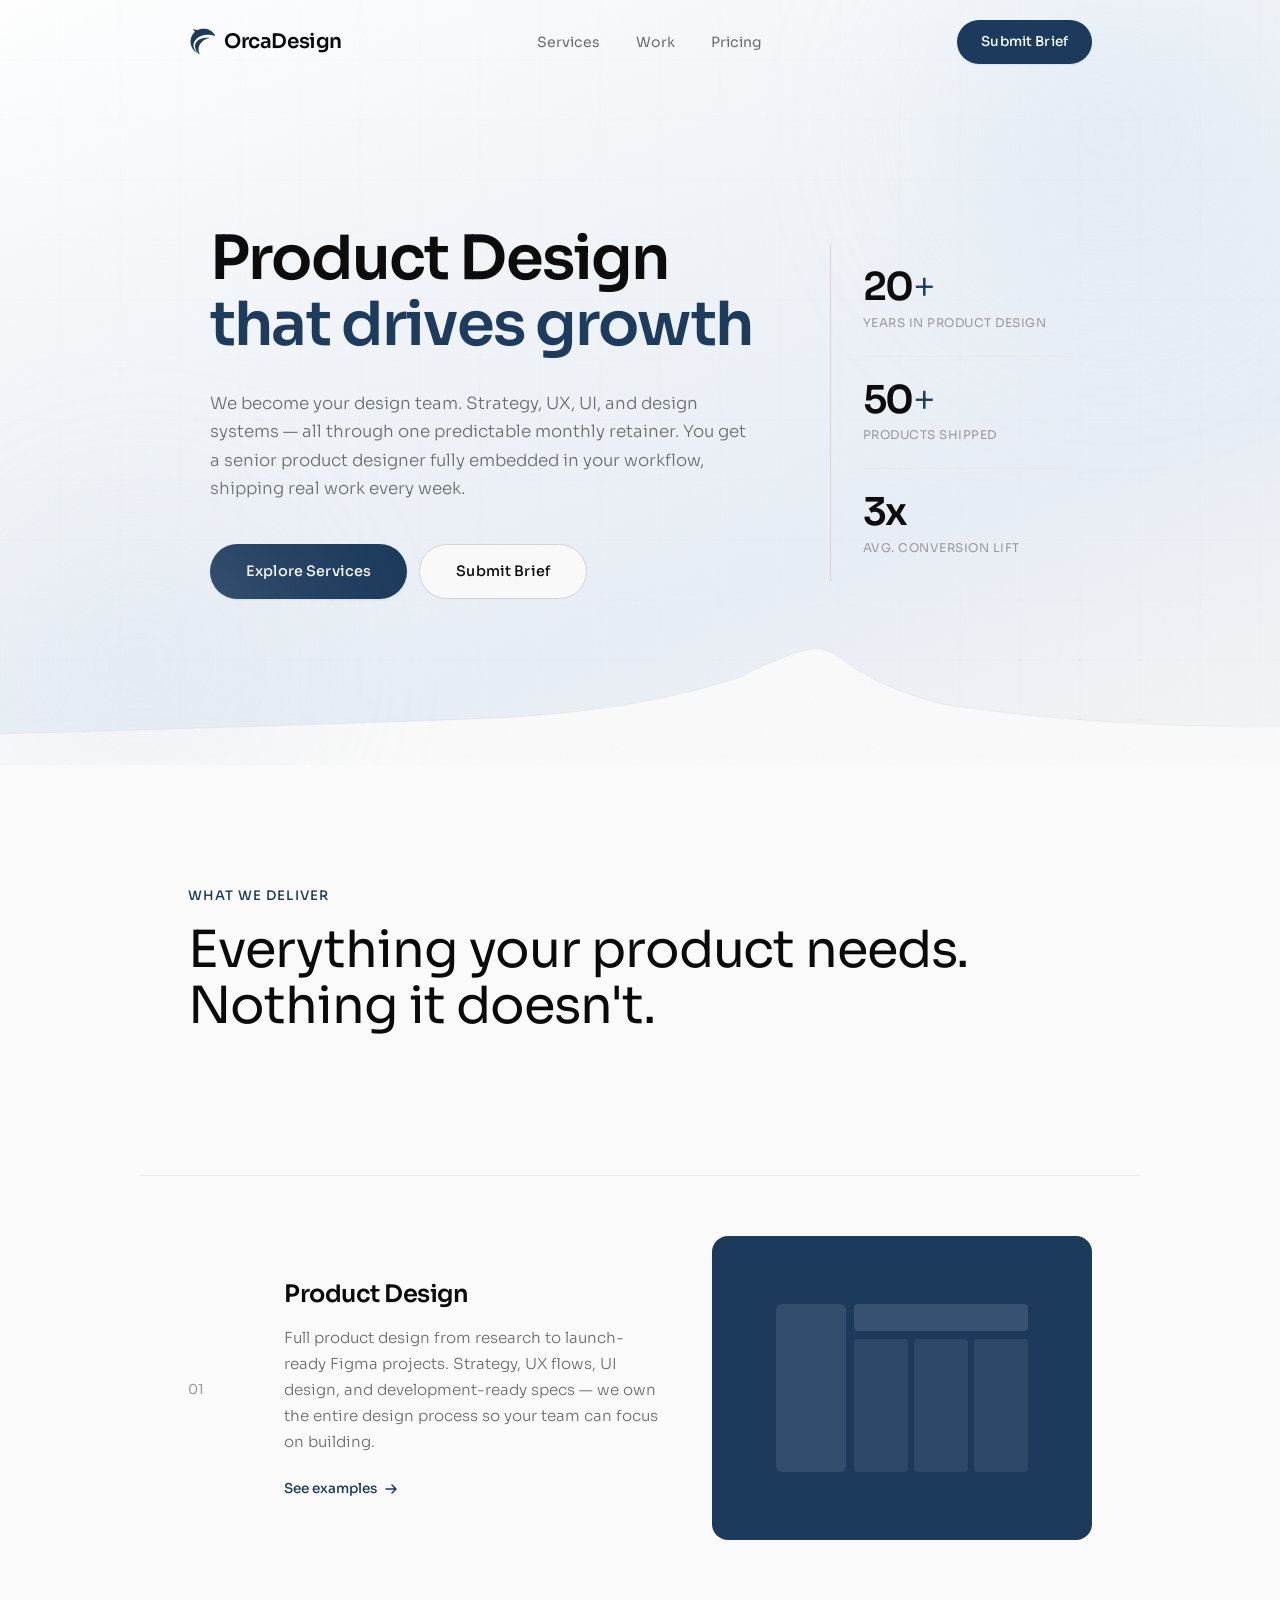
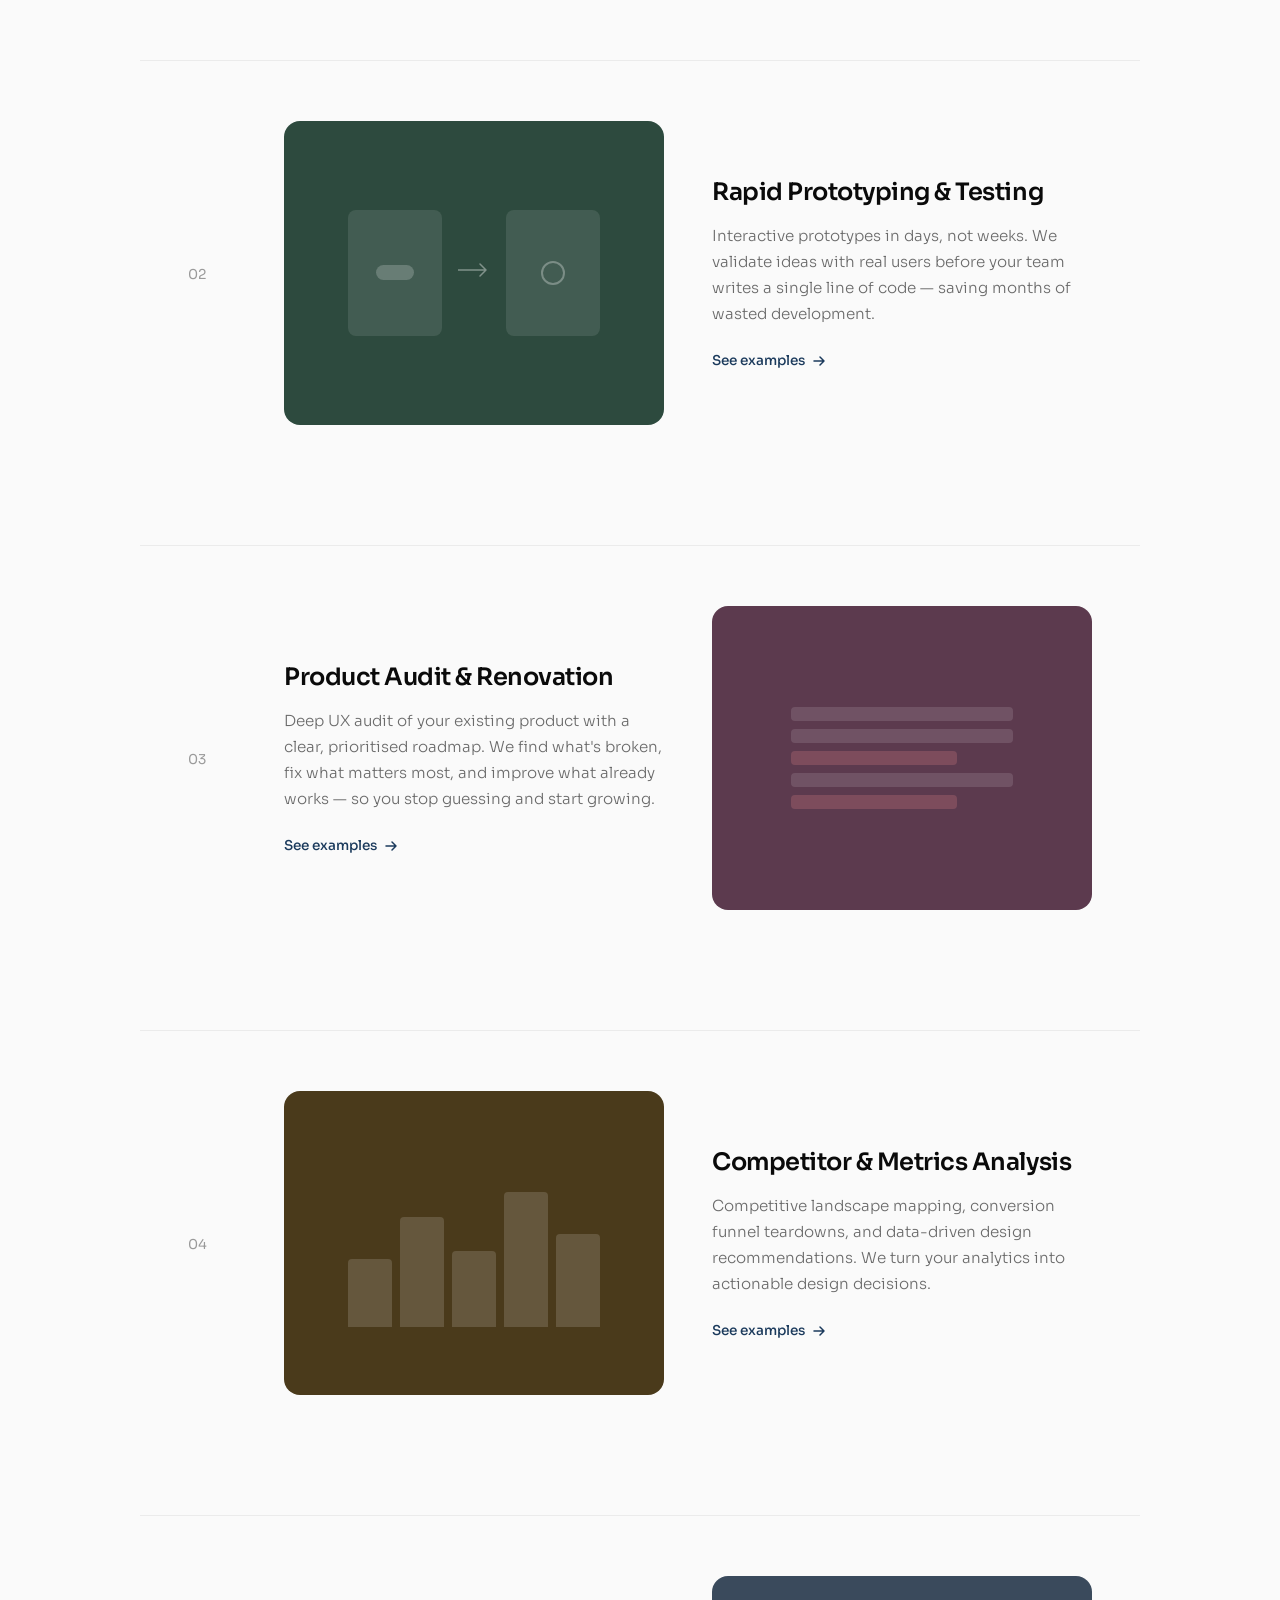
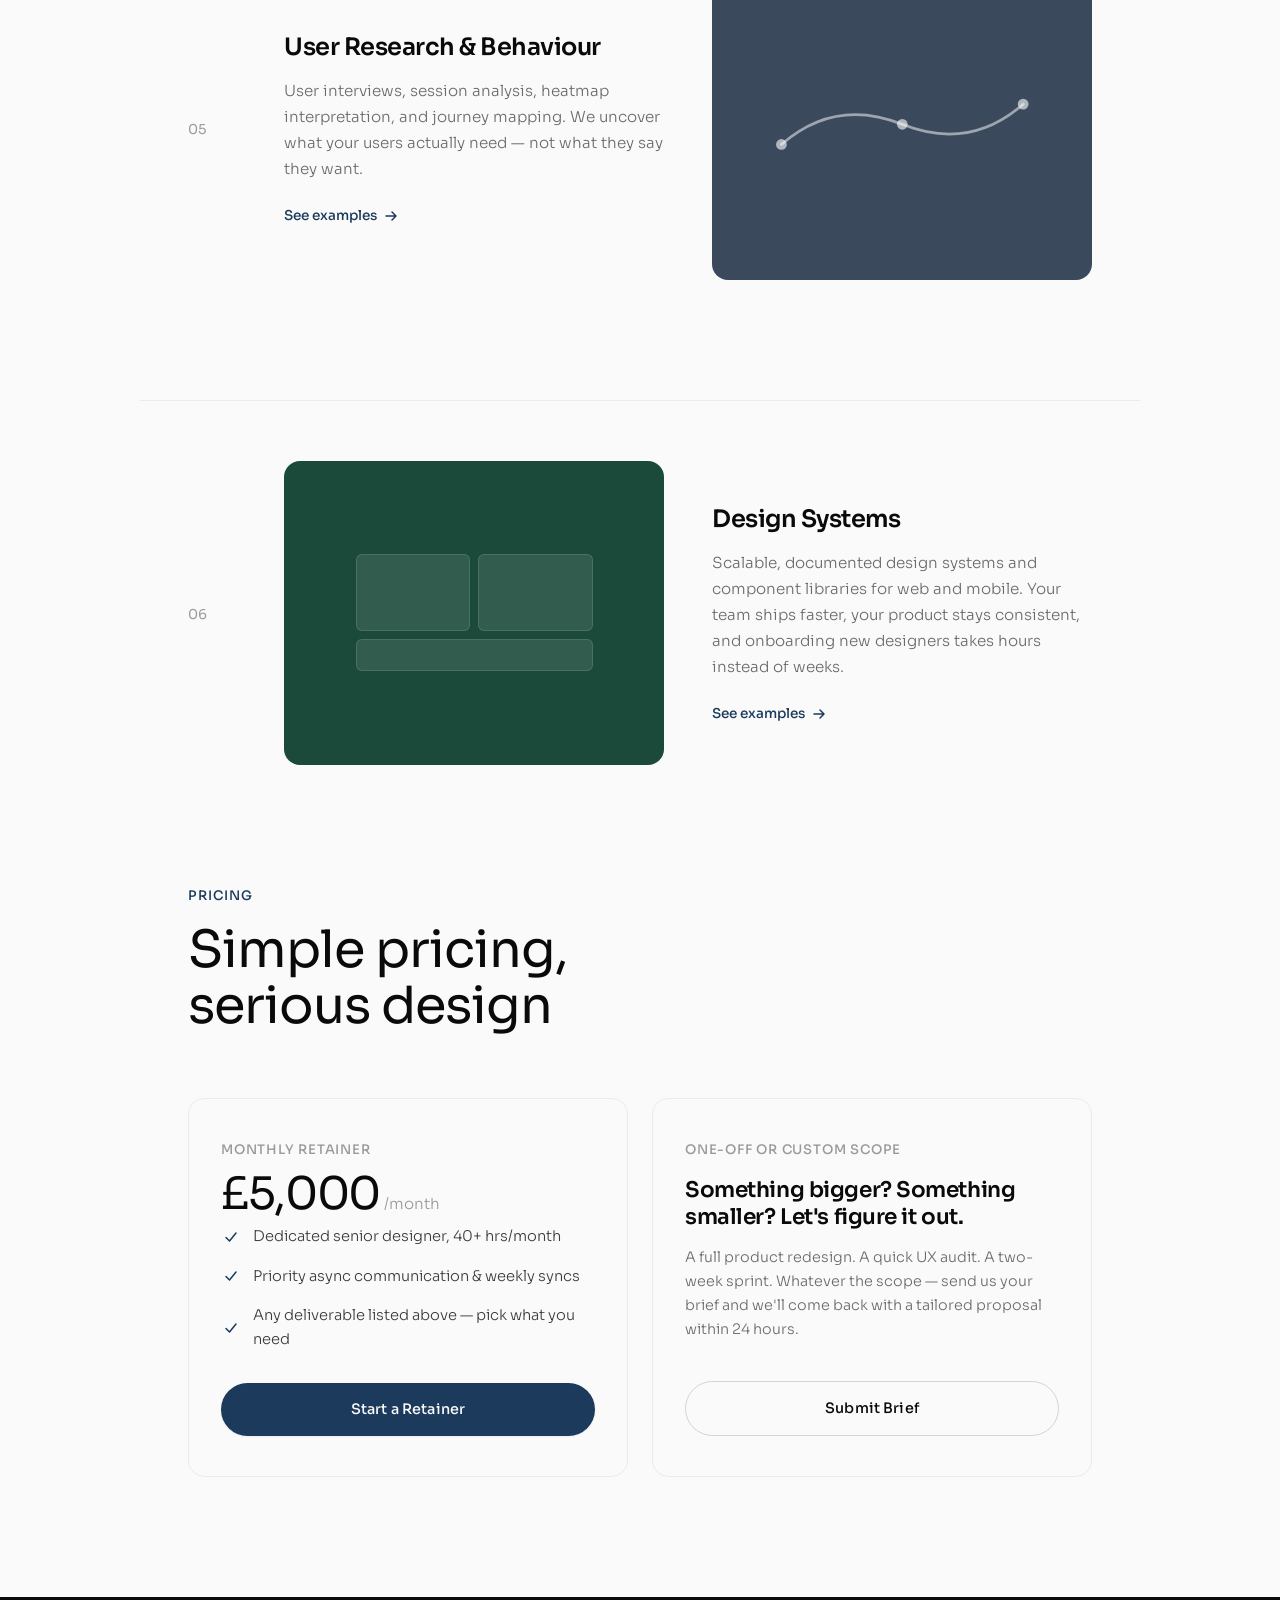
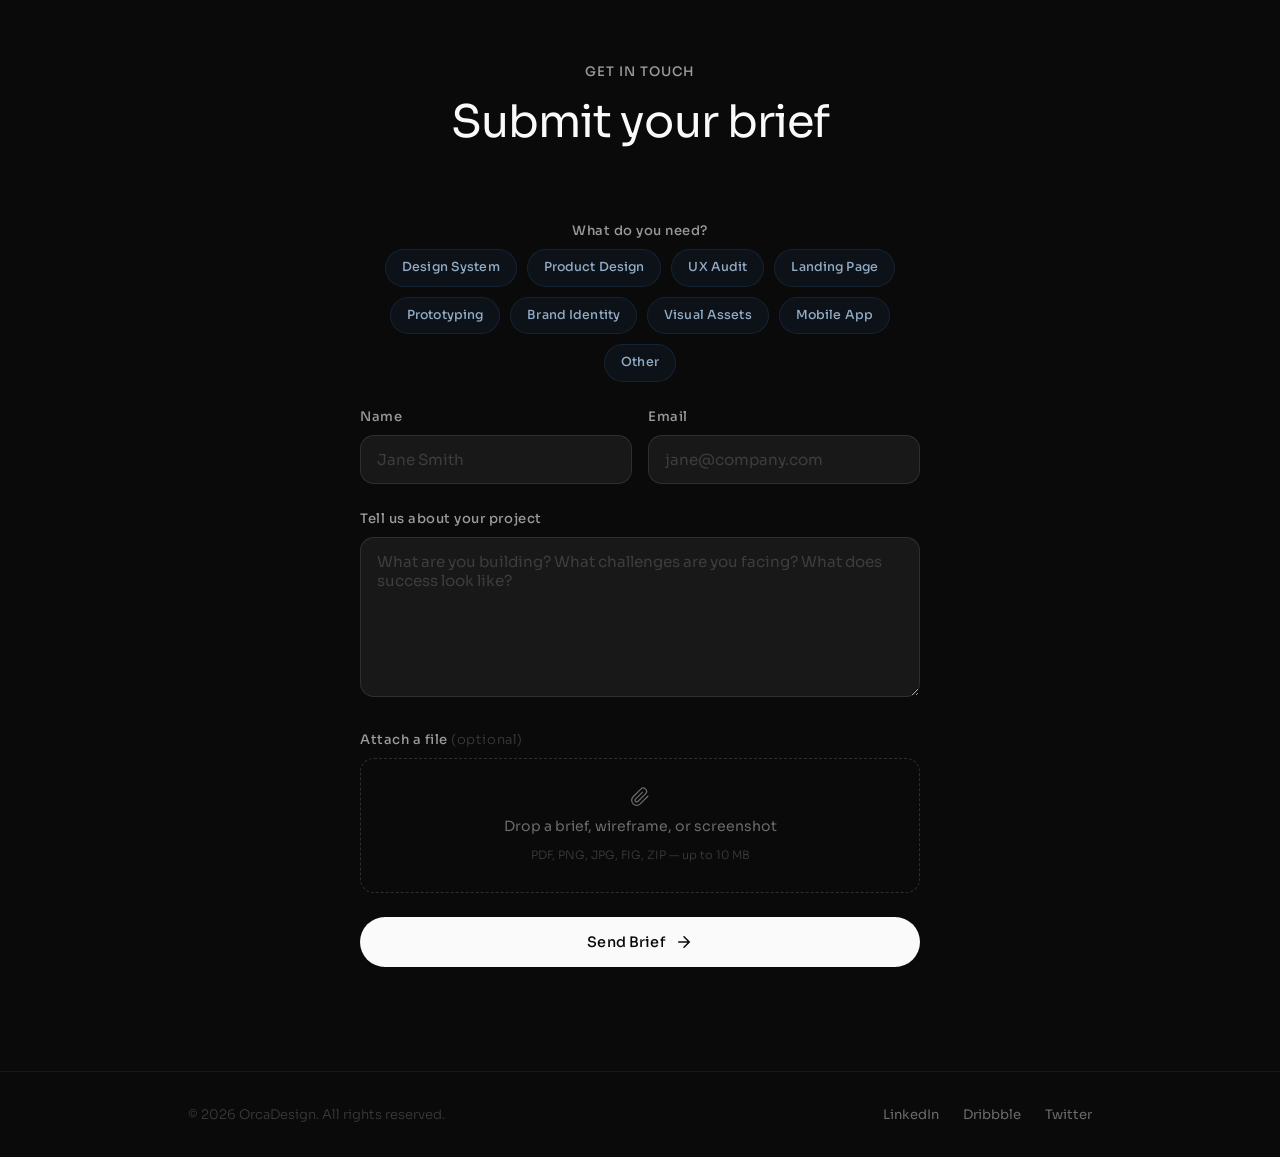
<file: index.html>
<!DOCTYPE html>
<html lang="en">
<head>
    <meta charset="UTF-8">
    <meta name="viewport" content="width=device-width, initial-scale=1.0">
    <!-- Google tag (gtag.js) -->
    <script async src="https://www.googletagmanager.com/gtag/js?id=G-M0MD1ZPVBC"></script>
    <script>
      window.dataLayer = window.dataLayer || [];
      function gtag(){dataLayer.push(arguments);}
      gtag('js', new Date());
      gtag('config', 'G-M0MD1ZPVBC');
    </script>
    <title>OrcaDesign — Product Design That Drives Growth</title>
    <meta name="description" content="Product designer specializing in SaaS and digital products. Monthly retainer partnerships that deliver measurable growth through design.">
    <link rel="preconnect" href="https://fonts.googleapis.com">
    <link rel="preconnect" href="https://fonts.gstatic.com" crossorigin>
    <link href="https://fonts.googleapis.com/css2?family=Sora:wght@300;400;500;600&display=swap" rel="stylesheet">
    <link rel="icon" type="image/svg+xml" href="favicon.svg">
    <link rel="stylesheet" href="style.css">
</head>
<body>

    <!-- Header -->
    <header class="header" id="header">
        <div class="header-inner">
            <a href="#" class="logo">
                <svg class="logo-icon" width="28" height="27" viewBox="50 50 220 210">
                    <path fill="var(--accent)" d="M 199 57 L 191 56 L 190 55 L 184 55 L 183 54 L 162 54 L 161 55 L 155 55 L 154 56 L 146 57 L 145 58 L 134 61 L 124 66 L 113 62 L 109 62 L 104 60 L 89 59 L 97 68 L 103 77 L 104 80 L 94 90 L 84 104 L 77 118 L 77 120 L 74 127 L 74 130 L 72 135 L 72 139 L 71 140 L 71 148 L 70 149 L 70 163 L 71 164 L 71 172 L 72 173 L 72 178 L 73 179 L 74 186 L 76 189 L 79 199 L 85 210 L 92 220 L 103 232 L 104 232 L 113 240 L 122 245 L 124 247 L 145 255 L 142 253 L 139 247 L 139 245 L 137 242 L 137 239 L 135 235 L 135 232 L 134 231 L 134 226 L 133 225 L 133 207 L 134 206 L 134 201 L 137 193 L 137 190 L 145 174 L 151 166 L 165 152 L 180 142 L 203 132 L 206 132 L 210 130 L 214 130 L 219 128 L 228 127 L 213 126 L 212 125 L 190 125 L 189 126 L 182 126 L 181 127 L 175 127 L 174 128 L 166 129 L 162 131 L 159 131 L 156 133 L 153 133 L 144 138 L 142 138 L 127 148 L 117 158 L 112 165 L 107 176 L 107 179 L 105 184 L 105 200 L 106 201 L 107 209 L 112 221 L 120 233 L 134 247 L 133 248 L 130 247 L 122 241 L 109 228 L 102 218 L 99 212 L 99 210 L 97 207 L 97 205 L 95 201 L 95 198 L 94 197 L 93 182 L 94 181 L 94 173 L 95 172 L 95 169 L 100 156 L 110 141 L 121 130 L 138 118 L 148 113 L 158 110 L 161 108 L 164 108 L 168 106 L 176 105 L 181 103 L 187 103 L 188 102 L 202 102 L 203 101 L 209 101 L 210 102 L 225 102 L 226 103 L 231 103 L 232 104 L 236 104 L 237 105 L 245 106 L 249 108 L 252 108 L 255 110 L 260 110 L 261 109 L 263 109 L 261 104 L 255 95 L 238 77 L 225 68 L 211 61 L 209 61 Z"/>
                </svg>
                <span>OrcaDesign</span>
            </a>
            <nav class="nav" id="nav">
                <a href="#deliverables" class="nav-link">Services</a>
                <a href="portfolio.html" class="nav-link">Work</a>
                <a href="#service" class="nav-link">Pricing</a>
            </nav>
            <a href="#contact" class="btn btn-primary btn-sm header-cta">Submit Brief</a>
            <button class="menu-toggle" id="menuToggle" aria-label="Toggle menu">
                <span></span>
                <span></span>
            </button>
        </div>
    </header>

    <!-- Mobile Menu -->
    <div class="mobile-menu" id="mobileMenu">
        <nav class="mobile-nav">
            <a href="#deliverables" class="mobile-nav-link">Services</a>
            <a href="portfolio.html" class="mobile-nav-link">Work</a>
            <a href="#service" class="mobile-nav-link">Pricing</a>
            <a href="#contact" class="btn btn-primary mobile-nav-cta">Submit Brief</a>
        </nav>
    </div>

    <!-- Hero -->
    <div class="scroll-progress" id="scrollProgress"></div>

    <section class="hero">
        <div class="hero-grain"></div>
        <canvas class="hero-grid" id="heroGrid"></canvas>
        <div class="container">
            <div class="hero-content">
                <h1 class="hero-title anim-reveal">
                    Product Design<br>
                    <span class="hero-title-accent">
                        <span class="rotating-text" id="rotatingText">
                            <span class="rotating-line active">that drives growth</span>
                            <span class="rotating-line">people love to use</span>
                            <span class="rotating-line">that converts</span>
                        </span>
                    </span>
                </h1>
                <p class="hero-subtitle anim-reveal anim-delay-1">
                    We become your design team. Strategy, UX, UI, and design systems —
                    all through one predictable monthly retainer. You get a senior product designer
                    fully embedded in your workflow, shipping real work every week.
                </p>
                <div class="hero-actions anim-reveal anim-delay-2">
                    <a href="#deliverables" class="btn btn-primary">Explore Services</a>
                    <a href="#contact" class="btn btn-outline">Submit Brief</a>
                </div>
            </div>
            <div class="hero-aside anim-reveal anim-delay-2">
                <div class="hero-stat">
                    <span class="hero-stat-number">20<span class="stat-plus">+</span></span>
                    <span class="hero-stat-label">Years in product design</span>
                </div>
                <div class="hero-stat">
                    <span class="hero-stat-number">50<span class="stat-plus">+</span></span>
                    <span class="hero-stat-label">Products shipped</span>
                </div>
                <div class="hero-stat">
                    <span class="hero-stat-number">3x</span>
                    <span class="hero-stat-label">Avg. conversion lift</span>
                </div>
            </div>
        </div>
        <svg class="hero-wave" viewBox="0 0 1440 120" preserveAspectRatio="none" xmlns="http://www.w3.org/2000/svg">
            <!-- Subtle body shadow beneath the surface -->
            <ellipse cx="920" cy="105" rx="180" ry="12" fill="var(--accent)" opacity="0.04"/>
            <!-- Ocean wave with dorsal fin -->
            <path d="M0,88 C160,84 380,78 560,72 C680,66 760,52 830,32 C858,20 882,9 908,4 C920,1.5 930,3 942,10 C960,22 990,42 1060,58 C1160,72 1300,82 1440,80 L1440,120 L0,120 Z" fill="var(--white)"/>
            <!-- Fine accent line tracing the wave crest -->
            <path d="M0,88 C160,84 380,78 560,72 C680,66 760,52 830,32 C858,20 882,9 908,4 C920,1.5 930,3 942,10 C960,22 990,42 1060,58 C1160,72 1300,82 1440,80" fill="none" stroke="var(--accent)" stroke-width="0.5" opacity="0.12"/>
        </svg>
    </section>

    <!-- Deliverables -->
    <section class="deliverables" id="deliverables">
        <div class="container">
            <div class="section-header anim-reveal">
                <p class="section-label">What We Deliver</p>
                <h2 class="section-title">Everything your product needs.<br>Nothing it doesn't.</h2>
            </div>
        </div>

        <div class="deliver-item anim-reveal" id="d-product">
            <div class="container">
                <div class="deliver-layout">
                    <div class="deliver-number">01</div>
                    <div class="deliver-content">
                        <h3 class="deliver-title">Product Design</h3>
                        <p class="deliver-desc">Full product design from research to launch-ready Figma projects. Strategy, UX flows, UI design, and development-ready specs — we own the entire design process so your team can focus on building.</p>
                        <a href="portfolio.html#product-design" class="deliver-link">See examples <svg width="16" height="16" viewBox="0 0 16 16" fill="none" stroke="currentColor" stroke-width="1.5"><path d="M3 8h10M9 4l4 4-4 4" stroke-linecap="round" stroke-linejoin="round"/></svg></a>
                    </div>
                    <div class="deliver-visual" style="background: #1b3a5c;">
                        <div class="dv-mockup">
                            <div class="dv-sidebar"></div>
                            <div class="dv-main">
                                <div class="dv-bar"></div>
                                <div class="dv-cards"><div></div><div></div><div></div></div>
                            </div>
                        </div>
                    </div>
                </div>
            </div>
        </div>

        <div class="deliver-item anim-reveal" id="d-prototype">
            <div class="container">
                <div class="deliver-layout deliver-layout-reverse">
                    <div class="deliver-number">02</div>
                    <div class="deliver-content">
                        <h3 class="deliver-title">Rapid Prototyping & Testing</h3>
                        <p class="deliver-desc">Interactive prototypes in days, not weeks. We validate ideas with real users before your team writes a single line of code — saving months of wasted development.</p>
                        <a href="portfolio.html#prototyping" class="deliver-link">See examples <svg width="16" height="16" viewBox="0 0 16 16" fill="none" stroke="currentColor" stroke-width="1.5"><path d="M3 8h10M9 4l4 4-4 4" stroke-linecap="round" stroke-linejoin="round"/></svg></a>
                    </div>
                    <div class="deliver-visual" style="background: #2d4a3e;">
                        <div class="dv-proto">
                            <div class="dv-screen"><div class="dv-screen-btn"></div></div>
                            <div class="dv-arrow">
                                <svg width="32" height="16" viewBox="0 0 32 16" fill="none"><path d="M0 8h28M22 2l6 6-6 6" stroke="rgba(255,255,255,0.4)" stroke-width="1.5" stroke-linecap="round" stroke-linejoin="round"/></svg>
                            </div>
                            <div class="dv-screen"><div class="dv-screen-check"></div></div>
                        </div>
                    </div>
                </div>
            </div>
        </div>

        <div class="deliver-item anim-reveal" id="d-audit">
            <div class="container">
                <div class="deliver-layout">
                    <div class="deliver-number">03</div>
                    <div class="deliver-content">
                        <h3 class="deliver-title">Product Audit & Renovation</h3>
                        <p class="deliver-desc">Deep UX audit of your existing product with a clear, prioritised roadmap. We find what's broken, fix what matters most, and improve what already works — so you stop guessing and start growing.</p>
                        <a href="portfolio.html#audit" class="deliver-link">See examples <svg width="16" height="16" viewBox="0 0 16 16" fill="none" stroke="currentColor" stroke-width="1.5"><path d="M3 8h10M9 4l4 4-4 4" stroke-linecap="round" stroke-linejoin="round"/></svg></a>
                    </div>
                    <div class="deliver-visual" style="background: #5c3a4e;">
                        <div class="dv-audit">
                            <div class="dv-checklist">
                                <div class="dv-check-item dv-done"></div>
                                <div class="dv-check-item dv-done"></div>
                                <div class="dv-check-item dv-issue"></div>
                                <div class="dv-check-item dv-done"></div>
                                <div class="dv-check-item dv-issue"></div>
                            </div>
                        </div>
                    </div>
                </div>
            </div>
        </div>

        <div class="deliver-item anim-reveal" id="d-analysis">
            <div class="container">
                <div class="deliver-layout deliver-layout-reverse">
                    <div class="deliver-number">04</div>
                    <div class="deliver-content">
                        <h3 class="deliver-title">Competitor & Metrics Analysis</h3>
                        <p class="deliver-desc">Competitive landscape mapping, conversion funnel teardowns, and data-driven design recommendations. We turn your analytics into actionable design decisions.</p>
                        <a href="portfolio.html#analysis" class="deliver-link">See examples <svg width="16" height="16" viewBox="0 0 16 16" fill="none" stroke="currentColor" stroke-width="1.5"><path d="M3 8h10M9 4l4 4-4 4" stroke-linecap="round" stroke-linejoin="round"/></svg></a>
                    </div>
                    <div class="deliver-visual" style="background: #4a3a1b;">
                        <div class="dv-chart">
                            <div class="dv-bar-chart">
                                <div style="height:40%"></div>
                                <div style="height:65%"></div>
                                <div style="height:45%"></div>
                                <div style="height:80%"></div>
                                <div style="height:55%"></div>
                            </div>
                        </div>
                    </div>
                </div>
            </div>
        </div>

        <div class="deliver-item anim-reveal" id="d-research">
            <div class="container">
                <div class="deliver-layout">
                    <div class="deliver-number">05</div>
                    <div class="deliver-content">
                        <h3 class="deliver-title">User Research & Behaviour</h3>
                        <p class="deliver-desc">User interviews, session analysis, heatmap interpretation, and journey mapping. We uncover what your users actually need — not what they say they want.</p>
                        <a href="portfolio.html#research" class="deliver-link">See examples <svg width="16" height="16" viewBox="0 0 16 16" fill="none" stroke="currentColor" stroke-width="1.5"><path d="M3 8h10M9 4l4 4-4 4" stroke-linecap="round" stroke-linejoin="round"/></svg></a>
                    </div>
                    <div class="deliver-visual" style="background: #3a4a5c;">
                        <div class="dv-journey">
                            <svg viewBox="0 0 200 60" fill="none" width="100%">
                                <path d="M10 45 Q50 10 100 30 Q150 50 190 15" stroke="rgba(255,255,255,0.5)" stroke-width="2" stroke-linecap="round" fill="none"/>
                                <circle cx="10" cy="45" r="4" fill="rgba(255,255,255,0.6)"/>
                                <circle cx="100" cy="30" r="4" fill="rgba(255,255,255,0.6)"/>
                                <circle cx="190" cy="15" r="4" fill="rgba(255,255,255,0.6)"/>
                            </svg>
                        </div>
                    </div>
                </div>
            </div>
        </div>

        <div class="deliver-item anim-reveal" id="d-systems">
            <div class="container">
                <div class="deliver-layout deliver-layout-reverse">
                    <div class="deliver-number">06</div>
                    <div class="deliver-content">
                        <h3 class="deliver-title">Design Systems</h3>
                        <p class="deliver-desc">Scalable, documented design systems and component libraries for web and mobile. Your team ships faster, your product stays consistent, and onboarding new designers takes hours instead of weeks.</p>
                        <a href="portfolio.html#systems" class="deliver-link">See examples <svg width="16" height="16" viewBox="0 0 16 16" fill="none" stroke="currentColor" stroke-width="1.5"><path d="M3 8h10M9 4l4 4-4 4" stroke-linecap="round" stroke-linejoin="round"/></svg></a>
                    </div>
                    <div class="deliver-visual" style="background: #1b4a3a;">
                        <div class="dv-system">
                            <div class="dv-component"></div>
                            <div class="dv-component"></div>
                            <div class="dv-component dv-component-wide"></div>
                        </div>
                    </div>
                </div>
            </div>
        </div>
    </section>

    <!-- Service / Retainer -->
    <section class="service" id="service">
        <div class="container">
            <div class="section-header anim-reveal">
                <p class="section-label">Pricing</p>
                <h2 class="section-title">Simple pricing,<br>serious design</h2>
            </div>

            <div class="pricing-grid anim-reveal">
                <div class="retainer-card">
                    <p class="retainer-label">Monthly Retainer</p>
                    <div class="retainer-price">
                        <span class="retainer-amount">&pound;5,000</span>
                        <span class="retainer-period">/month</span>
                    </div>
                    <ul class="retainer-features">
                        <li><span class="feature-icon"><svg width="16" height="16" viewBox="0 0 16 16" fill="none"><path d="M3 8.5L6.5 12L13 4" stroke="currentColor" stroke-width="1.5" stroke-linecap="round" stroke-linejoin="round"/></svg></span><span>Dedicated senior designer, 40+ hrs/month</span></li>
                        <li><span class="feature-icon"><svg width="16" height="16" viewBox="0 0 16 16" fill="none"><path d="M3 8.5L6.5 12L13 4" stroke="currentColor" stroke-width="1.5" stroke-linecap="round" stroke-linejoin="round"/></svg></span><span>Priority async communication & weekly syncs</span></li>
                        <li><span class="feature-icon"><svg width="16" height="16" viewBox="0 0 16 16" fill="none"><path d="M3 8.5L6.5 12L13 4" stroke="currentColor" stroke-width="1.5" stroke-linecap="round" stroke-linejoin="round"/></svg></span><span>Any deliverable listed above — pick what you need</span></li>
                    </ul>
                    <a href="#contact" class="btn btn-primary btn-full">Start a Retainer</a>
                </div>

                <div class="custom-card">
                    <p class="custom-card-label">One-off or custom scope</p>
                    <h3 class="custom-card-title">Something bigger? Something smaller? Let's figure it out.</h3>
                    <p class="custom-card-desc">A full product redesign. A quick UX audit. A two-week sprint. Whatever the scope — send us your brief and we'll come back with a tailored proposal within 24 hours.</p>
                    <a href="#contact" class="btn btn-outline btn-full">Submit Brief</a>
                </div>
            </div>

        </div>
    </section>

    <!-- Contact -->
    <section class="contact" id="contact">
        <canvas class="contact-grid" id="contactGrid"></canvas>
        <div class="container">
            <div class="contact-centered anim-reveal">
                <p class="section-label section-label-light">Get in Touch</p>
                <h2 class="contact-title">Submit your brief</h2>
            </div>

            <form class="brief-form anim-reveal anim-delay-1" id="contactForm" name="brief" method="POST" data-netlify="true" enctype="multipart/form-data" action="/thanks.html">
                <input type="hidden" name="form-name" value="brief">

                <!-- Service tags -->
                <div class="form-group">
                    <label class="form-label" style="text-align: center;">What do you need?</label>
                    <div class="service-tags">
                        <label class="service-tag"><input type="checkbox" name="services[]" value="Design System"><span>Design System</span></label>
                        <label class="service-tag"><input type="checkbox" name="services[]" value="Product Design"><span>Product Design</span></label>
                        <label class="service-tag"><input type="checkbox" name="services[]" value="UX Audit"><span>UX Audit</span></label>
                        <label class="service-tag"><input type="checkbox" name="services[]" value="Landing Page"><span>Landing Page</span></label>
                        <label class="service-tag"><input type="checkbox" name="services[]" value="Prototyping"><span>Prototyping</span></label>
                        <label class="service-tag"><input type="checkbox" name="services[]" value="Brand Identity"><span>Brand Identity</span></label>
                        <label class="service-tag"><input type="checkbox" name="services[]" value="Visual Assets"><span>Visual Assets</span></label>
                        <label class="service-tag"><input type="checkbox" name="services[]" value="Mobile App"><span>Mobile App</span></label>
                        <label class="service-tag"><input type="checkbox" name="services[]" value="Other"><span>Other</span></label>
                    </div>
                </div>

                <div class="form-row">
                    <div class="form-group">
                        <label for="name" class="form-label">Name</label>
                        <input type="text" id="name" name="name" class="form-input" placeholder="Jane Smith" required>
                    </div>
                    <div class="form-group">
                        <label for="email" class="form-label">Email</label>
                        <input type="email" id="email" name="email" class="form-input" placeholder="jane@company.com" required>
                    </div>
                </div>

                <div class="form-group">
                    <label for="brief" class="form-label">Tell us about your project</label>
                    <textarea id="brief" name="brief" class="form-input form-textarea" placeholder="What are you building? What challenges are you facing? What does success look like?" rows="6" required></textarea>
                </div>

                <!-- File upload -->
                <div class="form-group">
                    <label class="form-label">Attach a file <span class="form-label-opt">(optional)</span></label>
                    <label class="file-upload" id="fileUpload">
                        <input type="file" name="attachment" accept=".pdf,.png,.jpg,.jpeg,.fig,.sketch,.zip" hidden>
                        <svg width="20" height="20" viewBox="0 0 24 24" fill="none" stroke="currentColor" stroke-width="1.5" stroke-linecap="round"><path d="M21.44 11.05l-9.19 9.19a6 6 0 01-8.49-8.49l9.19-9.19a4 4 0 015.66 5.66l-9.2 9.19a2 2 0 01-2.83-2.83l8.49-8.48"/></svg>
                        <span class="file-upload-text">Drop a brief, wireframe, or screenshot</span>
                        <span class="file-upload-hint">PDF, PNG, JPG, FIG, ZIP — up to 10 MB</span>
                    </label>
                </div>

                <button type="submit" class="brief-submit">Send Brief<svg width="18" height="18" viewBox="0 0 24 24" fill="none" stroke="currentColor" stroke-width="2" stroke-linecap="round"><path d="M5 12h14M12 5l7 7-7 7"/></svg></button>
            </form>
        </div>
    </section>

    <!-- Footer -->
    <footer class="footer">
        <div class="container">
            <div class="footer-inner">
                <p class="footer-copy">&copy; 2026 OrcaDesign. All rights reserved.</p>
                <div class="footer-links">
                    <a href="https://linkedin.com" target="_blank" rel="noopener" class="footer-link">LinkedIn</a>
                    <a href="https://dribbble.com" target="_blank" rel="noopener" class="footer-link">Dribbble</a>
                    <a href="https://twitter.com" target="_blank" rel="noopener" class="footer-link">Twitter</a>
                </div>
            </div>
        </div>
    </footer>

    <script src="script.js"></script>
</body>
</html>
</file>
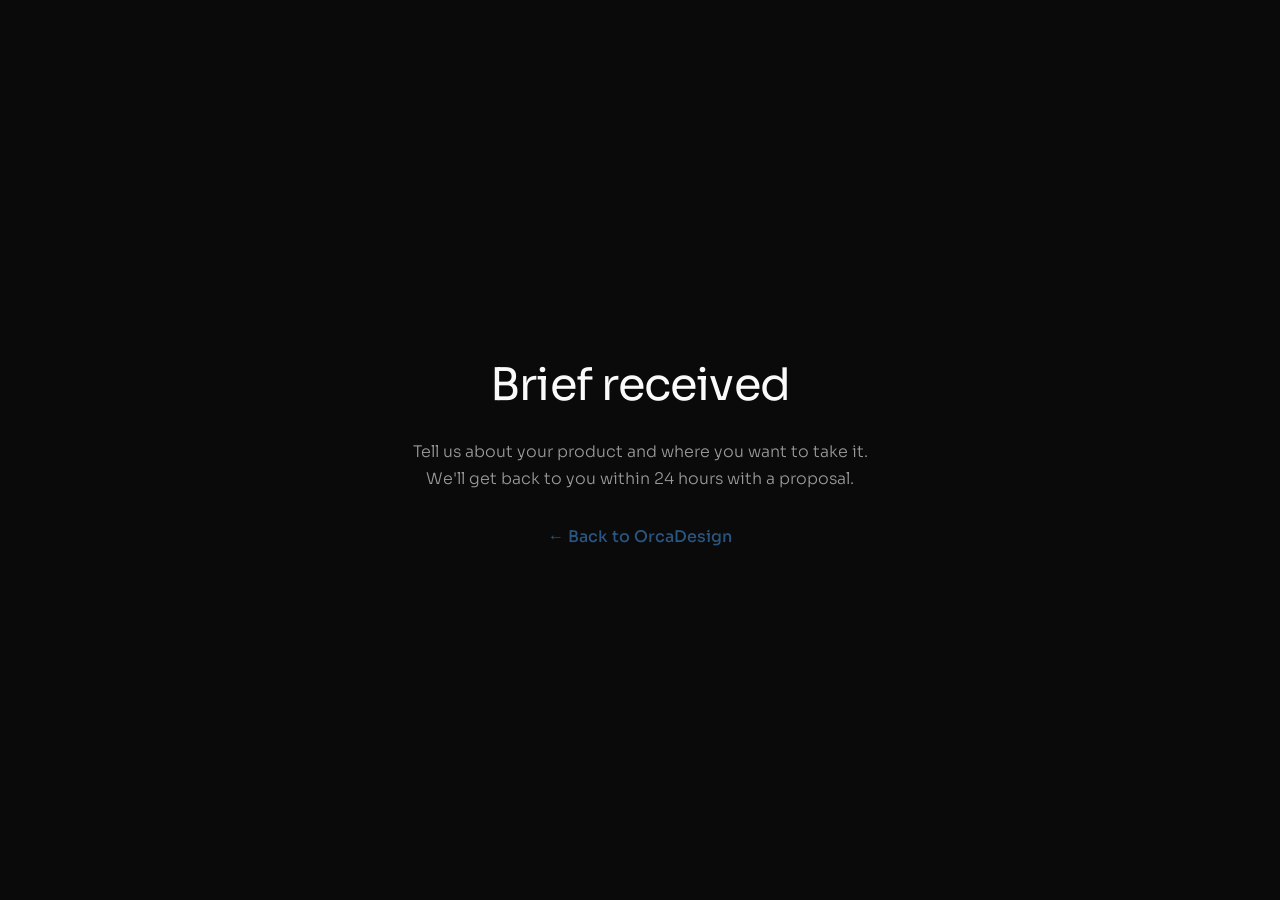
<file: thanks.html>
<!DOCTYPE html>
<html lang="en">
<head>
    <meta charset="UTF-8">
    <meta name="viewport" content="width=device-width, initial-scale=1.0">
    <script async src="https://www.googletagmanager.com/gtag/js?id=G-M0MD1ZPVBC"></script>
    <script>window.dataLayer=window.dataLayer||[];function gtag(){dataLayer.push(arguments);}gtag('js',new Date());gtag('config','G-M0MD1ZPVBC');</script>
    <title>Brief Received — OrcaDesign</title>
    <link rel="preconnect" href="https://fonts.googleapis.com">
    <link rel="preconnect" href="https://fonts.gstatic.com" crossorigin>
    <link href="https://fonts.googleapis.com/css2?family=Sora:wght@300;400;500;600&display=swap" rel="stylesheet">
    <link rel="icon" type="image/svg+xml" href="favicon.svg">
    <link rel="stylesheet" href="style.css">
    <style>
        .thanks-page {
            min-height: 100vh;
            display: flex;
            align-items: center;
            justify-content: center;
            background: var(--black);
            color: var(--white);
            text-align: center;
            padding: 40px 24px;
        }
        .thanks-inner h1 {
            font-family: var(--font-display);
            font-size: clamp(2rem, 4vw, 2.8rem);
            font-weight: 400;
            letter-spacing: -0.02em;
            margin-bottom: 16px;
        }
        .thanks-inner p {
            font-size: 1rem;
            line-height: 1.7;
            color: var(--gray-400);
            font-weight: 300;
            max-width: 480px;
            margin: 0 auto 32px;
        }
        .thanks-inner a {
            color: var(--accent-light);
            text-decoration: none;
            font-weight: 500;
        }
        .thanks-inner a:hover {
            text-decoration: underline;
        }
    </style>
</head>
<body>
    <div class="thanks-page">
        <div class="thanks-inner">
            <h1>Brief received</h1>
            <p>Tell us about your product and where you want to take it. We'll get back to you within 24 hours with a proposal.</p>
            <a href="/">← Back to OrcaDesign</a>
        </div>
    </div>
</body>
</html>
</file>
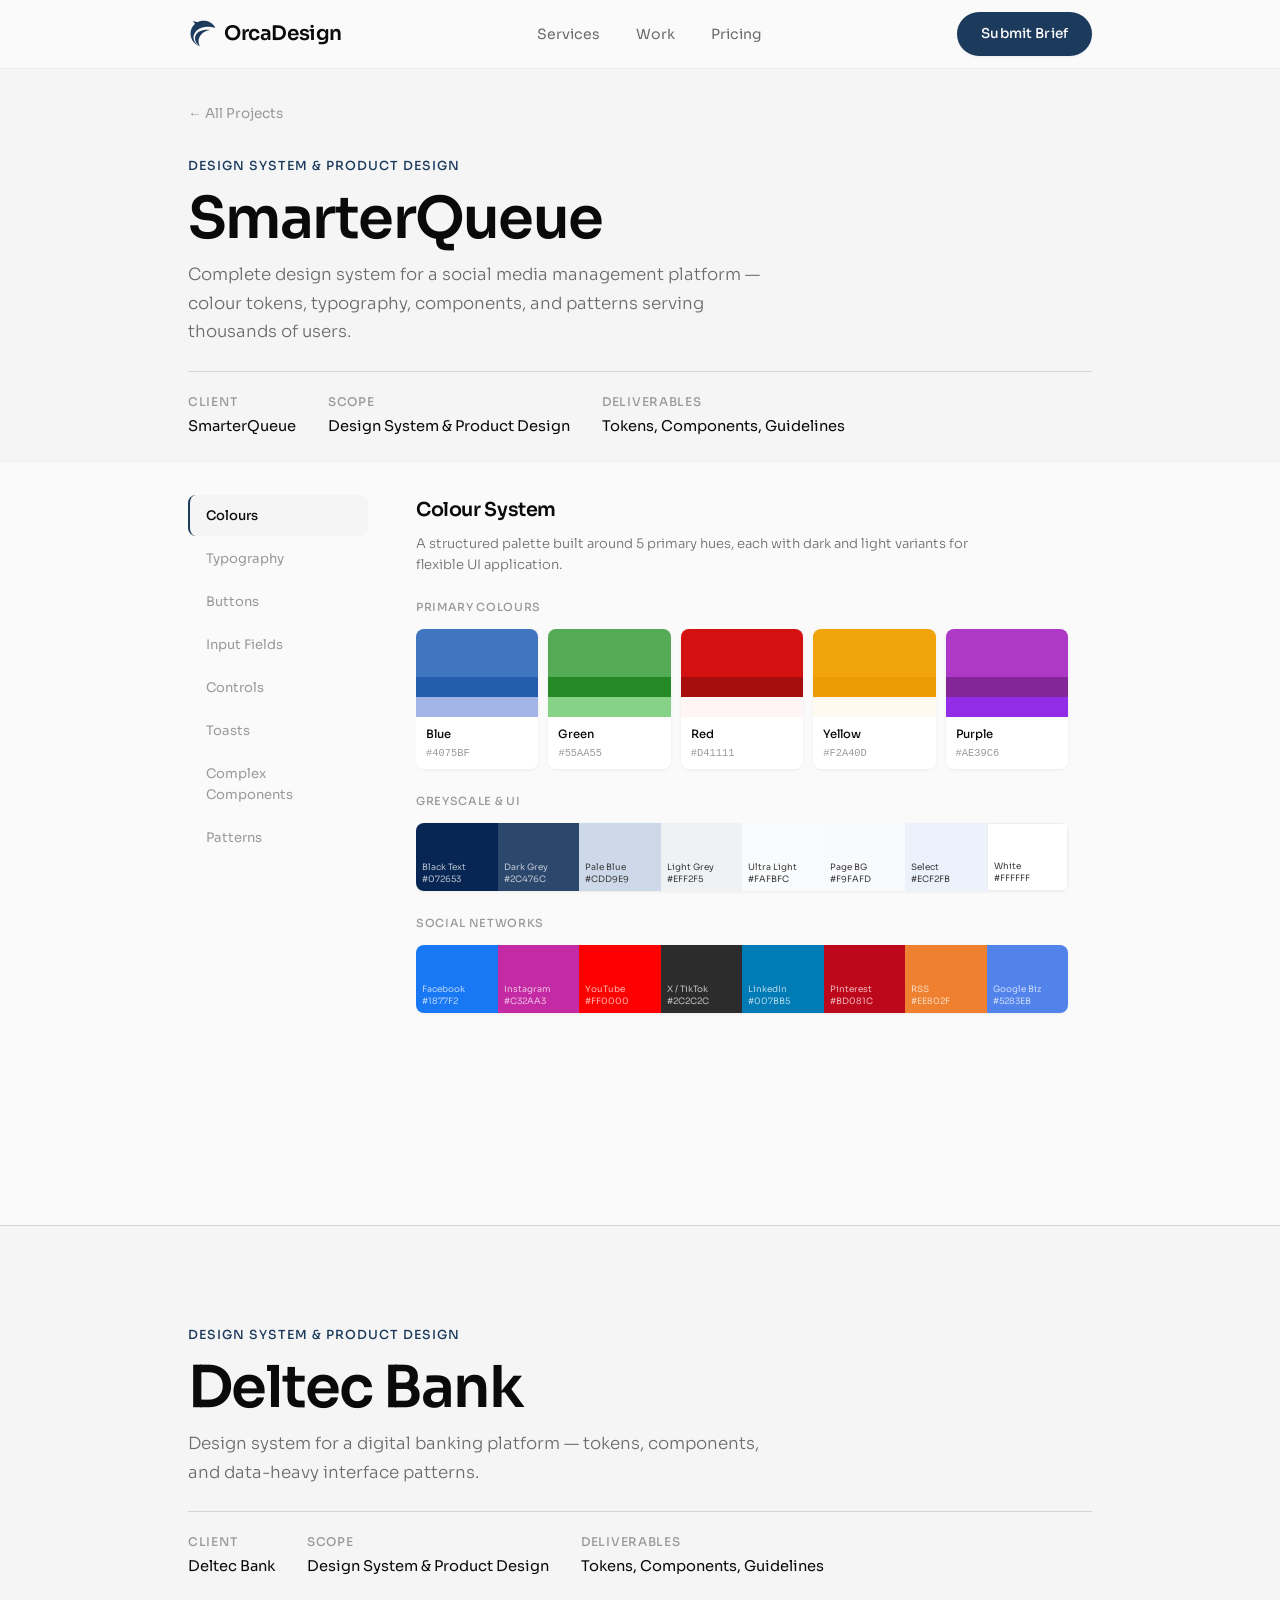
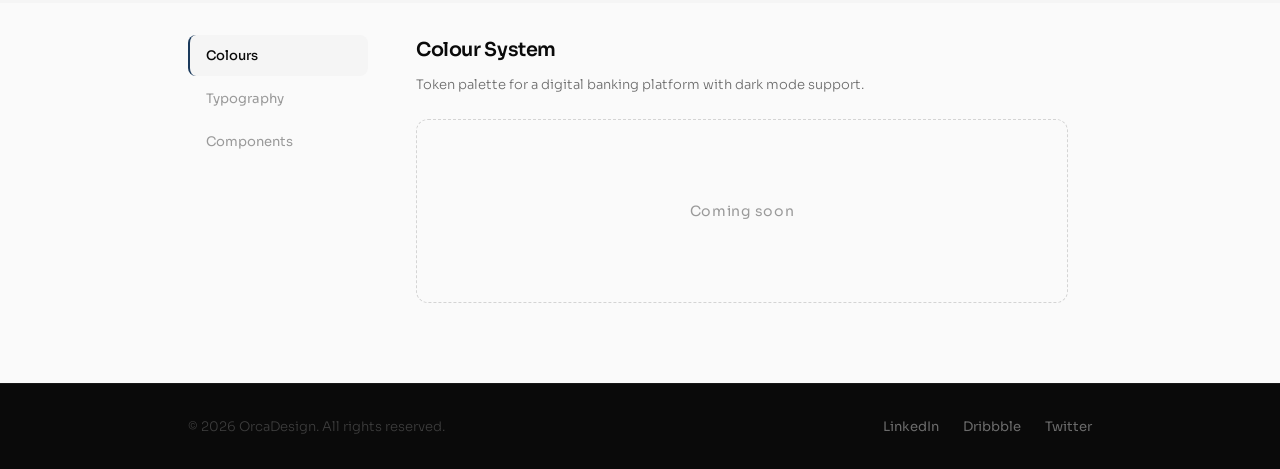
<file: work/smarterqueue-ds.html>
<!DOCTYPE html>
<html lang="en">
<head>
    <meta charset="UTF-8">
    <meta name="viewport" content="width=device-width, initial-scale=1.0">
    <script async src="https://www.googletagmanager.com/gtag/js?id=G-M0MD1ZPVBC"></script>
    <script>window.dataLayer=window.dataLayer||[];function gtag(){dataLayer.push(arguments);}gtag('js',new Date());gtag('config','G-M0MD1ZPVBC');</script>
    <title>Design Systems — OrcaDesign</title>
    <link rel="icon" type="image/svg+xml" href="../favicon.svg">
    <link rel="preconnect" href="https://fonts.googleapis.com">
    <link rel="preconnect" href="https://fonts.gstatic.com" crossorigin>
    <link href="https://fonts.googleapis.com/css2?family=Sora:wght@300;400;500;600&display=swap" rel="stylesheet">
    <link rel="stylesheet" href="../style.css">
    <link rel="stylesheet" href="../portfolio.css">
</head>
<body>

    <!-- Header -->
    <header class="header scrolled" id="header">
        <div class="header-inner">
            <a href="../index.html" class="logo">
                <svg class="logo-icon" width="28" height="27" viewBox="50 50 220 210">
                    <path fill="var(--accent)" d="M 199 57 L 191 56 L 190 55 L 184 55 L 183 54 L 162 54 L 161 55 L 155 55 L 154 56 L 146 57 L 145 58 L 134 61 L 124 66 L 113 62 L 109 62 L 104 60 L 89 59 L 97 68 L 103 77 L 104 80 L 94 90 L 84 104 L 77 118 L 77 120 L 74 127 L 74 130 L 72 135 L 72 139 L 71 140 L 71 148 L 70 149 L 70 163 L 71 164 L 71 172 L 72 173 L 72 178 L 73 179 L 74 186 L 76 189 L 79 199 L 85 210 L 92 220 L 103 232 L 104 232 L 113 240 L 122 245 L 124 247 L 145 255 L 142 253 L 139 247 L 139 245 L 137 242 L 137 239 L 135 235 L 135 232 L 134 231 L 134 226 L 133 225 L 133 207 L 134 206 L 134 201 L 137 193 L 137 190 L 145 174 L 151 166 L 165 152 L 180 142 L 203 132 L 206 132 L 210 130 L 214 130 L 219 128 L 228 127 L 213 126 L 212 125 L 190 125 L 189 126 L 182 126 L 181 127 L 175 127 L 174 128 L 166 129 L 162 131 L 159 131 L 156 133 L 153 133 L 144 138 L 142 138 L 127 148 L 117 158 L 112 165 L 107 176 L 107 179 L 105 184 L 105 200 L 106 201 L 107 209 L 112 221 L 120 233 L 134 247 L 133 248 L 130 247 L 122 241 L 109 228 L 102 218 L 99 212 L 99 210 L 97 207 L 97 205 L 95 201 L 95 198 L 94 197 L 93 182 L 94 181 L 94 173 L 95 172 L 95 169 L 100 156 L 110 141 L 121 130 L 138 118 L 148 113 L 158 110 L 161 108 L 164 108 L 168 106 L 176 105 L 181 103 L 187 103 L 188 102 L 202 102 L 203 101 L 209 101 L 210 102 L 225 102 L 226 103 L 231 103 L 232 104 L 236 104 L 237 105 L 245 106 L 249 108 L 252 108 L 255 110 L 260 110 L 261 109 L 263 109 L 261 104 L 255 95 L 238 77 L 225 68 L 211 61 L 209 61 Z"/>
                </svg>
                <span>OrcaDesign</span>
            </a>
            <nav class="nav" id="nav">
                <a href="../index.html#deliverables" class="nav-link">Services</a>
                <a href="../portfolio.html" class="nav-link">Work</a>
                <a href="../index.html#service" class="nav-link">Pricing</a>
            </nav>
            <a href="../index.html#contact" class="btn btn-primary btn-sm header-cta">Submit Brief</a>
        </div>
    </header>

    <!-- ====== CLIENT 1: SmarterQueue ====== -->
    <section class="case-hero-section case-hero-compact">
        <div class="container">
            <a href="../portfolio.html" class="back-link">&larr; All Projects</a>
            <p class="case-label">Design System & Product Design</p>
            <h1 class="case-hero-title">SmarterQueue</h1>
            <p class="case-hero-subtitle">Complete design system for a social media management platform — colour tokens, typography, components, and patterns serving thousands of users.</p>
            <div class="case-meta case-meta-compact">
                <div class="meta-item">
                    <span class="meta-label">Client</span>
                    <span class="meta-value">SmarterQueue</span>
                </div>
                <div class="meta-item">
                    <span class="meta-label">Scope</span>
                    <span class="meta-value">Design System & Product Design</span>
                </div>
                <div class="meta-item">
                    <span class="meta-label">Deliverables</span>
                    <span class="meta-value">Tokens, Components, Guidelines</span>
                </div>
            </div>
        </div>
    </section>

    <div class="project-layout">
        <aside class="project-sidebar">
            <nav class="project-nav" data-client="sq">
                <a href="#" class="project-nav-link active" data-slide="0">Colours</a>
                <a href="#" class="project-nav-link" data-slide="1">Typography</a>
                <a href="#" class="project-nav-link" data-slide="2">Buttons</a>
                <a href="#" class="project-nav-link" data-slide="3">Input Fields</a>
                <a href="#" class="project-nav-link" data-slide="4">Controls</a>
                <a href="#" class="project-nav-link" data-slide="5">Toasts</a>
                <a href="#" class="project-nav-link" data-slide="6">Complex Components</a>
                <a href="#" class="project-nav-link" data-slide="7">Patterns</a>
            </nav>
        </aside>

        <main class="project-main">
            <div class="slide-viewport" data-client="sq">
                <div class="slide-track">

                    <!-- Slide 1: Colours -->
                    <div class="slide">
                        <div class="ds-section-header">
                            <h2 class="ds-section-title">Colour System</h2>
                            <p class="ds-section-desc">A structured palette built around 5 primary hues, each with dark and light variants for flexible UI application.</p>
                        </div>
                        <div class="palette-group">
                            <h3 class="palette-group-title">Primary Colours</h3>
                            <div class="palette-row">
                                <div class="color-stack"><div class="color-swatch color-swatch-lg" style="background:#4075BF"></div><div class="color-swatch" style="background:#255DAD"></div><div class="color-swatch" style="background:#A2B5E6"></div><div class="color-info"><span class="color-name">Blue</span><span class="color-hex">#4075BF</span></div></div>
                                <div class="color-stack"><div class="color-swatch color-swatch-lg" style="background:#55AA55"></div><div class="color-swatch" style="background:#258925"></div><div class="color-swatch" style="background:#86D286"></div><div class="color-info"><span class="color-name">Green</span><span class="color-hex">#55AA55</span></div></div>
                                <div class="color-stack"><div class="color-swatch color-swatch-lg" style="background:#D41111"></div><div class="color-swatch" style="background:#A60E0E"></div><div class="color-swatch" style="background:#FFF5F5"></div><div class="color-info"><span class="color-name">Red</span><span class="color-hex">#D41111</span></div></div>
                                <div class="color-stack"><div class="color-swatch color-swatch-lg" style="background:#F2A40D"></div><div class="color-swatch" style="background:#EB9B03"></div><div class="color-swatch" style="background:#FFFAF0"></div><div class="color-info"><span class="color-name">Yellow</span><span class="color-hex">#F2A40D</span></div></div>
                                <div class="color-stack"><div class="color-swatch color-swatch-lg" style="background:#AE39C6"></div><div class="color-swatch" style="background:#842697"></div><div class="color-swatch" style="background:#932CE7"></div><div class="color-info"><span class="color-name">Purple</span><span class="color-hex">#AE39C6</span></div></div>
                            </div>
                        </div>
                        <div class="palette-group">
                            <h3 class="palette-group-title">Greyscale & UI</h3>
                            <div class="palette-strip">
                                <div class="strip-swatch" style="background:#072653"><span class="strip-label strip-label-light">Black Text<br>#072653</span></div>
                                <div class="strip-swatch" style="background:#2C476C"><span class="strip-label strip-label-light">Dark Grey<br>#2C476C</span></div>
                                <div class="strip-swatch" style="background:#CDD9E9"><span class="strip-label">Pale Blue<br>#CDD9E9</span></div>
                                <div class="strip-swatch" style="background:#EFF2F5"><span class="strip-label">Light Grey<br>#EFF2F5</span></div>
                                <div class="strip-swatch" style="background:#FAFBFC"><span class="strip-label">Ultra Light<br>#FAFBFC</span></div>
                                <div class="strip-swatch" style="background:#F9FAFD"><span class="strip-label">Page BG<br>#F9FAFD</span></div>
                                <div class="strip-swatch" style="background:#ECF2FB"><span class="strip-label">Select<br>#ECF2FB</span></div>
                                <div class="strip-swatch" style="background:#FFFFFF; border:1px solid #eee"><span class="strip-label">White<br>#FFFFFF</span></div>
                            </div>
                        </div>
                        <div class="palette-group">
                            <h3 class="palette-group-title">Social Networks</h3>
                            <div class="palette-strip">
                                <div class="strip-swatch" style="background:#1877F2"><span class="strip-label strip-label-light">Facebook<br>#1877F2</span></div>
                                <div class="strip-swatch" style="background:#C32AA3"><span class="strip-label strip-label-light">Instagram<br>#C32AA3</span></div>
                                <div class="strip-swatch" style="background:#FF0000"><span class="strip-label strip-label-light">YouTube<br>#FF0000</span></div>
                                <div class="strip-swatch" style="background:#2C2C2C"><span class="strip-label strip-label-light">X / TikTok<br>#2C2C2C</span></div>
                                <div class="strip-swatch" style="background:#007BB5"><span class="strip-label strip-label-light">LinkedIn<br>#007BB5</span></div>
                                <div class="strip-swatch" style="background:#BD081C"><span class="strip-label strip-label-light">Pinterest<br>#BD081C</span></div>
                                <div class="strip-swatch" style="background:#EE802F"><span class="strip-label strip-label-light">RSS<br>#EE802F</span></div>
                                <div class="strip-swatch" style="background:#5283EB"><span class="strip-label strip-label-light">Google Biz<br>#5283EB</span></div>
                            </div>
                        </div>
                    </div>

                    <!-- Slide 2: Typography -->
                    <div class="slide">
                        <div class="ds-section-header">
                            <h2 class="ds-section-title">Typography</h2>
                            <p class="ds-section-desc">Proxima Nova type system — 6 header levels, 3 body sizes. Line-height 120% for headers, 150% for body.</p>
                        </div>
                        <div class="type-system">
                            <div class="type-font-badge">
                                <span class="type-font-name">Proxima Nova</span>
                                <span class="type-font-weights">Medium 500 · Semibold 600 · Bold 700</span>
                            </div>
                            <table class="type-table">
                                <thead><tr><th class="type-th">Style</th><th class="type-th">Preview</th><th class="type-th type-th-right">Size</th><th class="type-th type-th-right">Weight</th><th class="type-th type-th-right">LH</th></tr></thead>
                                <tbody>
                                    <tr class="type-tr"><td class="type-td type-td-label">H1</td><td class="type-td"><span style="font-size:1.6rem; font-weight:600; color:var(--black); opacity:0.85">Header one</span></td><td class="type-td type-td-mono">36</td><td class="type-td type-td-mono">600</td><td class="type-td type-td-mono">120%</td></tr>
                                    <tr class="type-tr"><td class="type-td type-td-label">H2</td><td class="type-td"><span style="font-size:1.35rem; font-weight:600; color:var(--black); opacity:0.85">Header two</span></td><td class="type-td type-td-mono">32</td><td class="type-td type-td-mono">600</td><td class="type-td type-td-mono">120%</td></tr>
                                    <tr class="type-tr"><td class="type-td type-td-label">H3</td><td class="type-td"><span style="font-size:1.05rem; font-weight:500; color:var(--black); opacity:0.85">Header three</span></td><td class="type-td type-td-mono">22</td><td class="type-td type-td-mono">500</td><td class="type-td type-td-mono">120%</td></tr>
                                    <tr class="type-tr"><td class="type-td type-td-label">H4</td><td class="type-td"><span style="font-size:0.9rem; font-weight:500; color:var(--black); opacity:0.85">Header four</span></td><td class="type-td type-td-mono">18</td><td class="type-td type-td-mono">500</td><td class="type-td type-td-mono">120%</td></tr>
                                    <tr class="type-tr"><td class="type-td type-td-label">H5</td><td class="type-td"><span style="font-size:0.72rem; font-weight:600; color:var(--black); opacity:0.85; text-transform:uppercase; letter-spacing:0.04em">Header five</span></td><td class="type-td type-td-mono">14</td><td class="type-td type-td-mono">600</td><td class="type-td type-td-mono">100%</td></tr>
                                    <tr class="type-tr type-tr-divider"><td class="type-td type-td-label">Body</td><td class="type-td"><span style="font-size:0.82rem; font-weight:500; color:var(--black);">The quick brown fox jumps</span></td><td class="type-td type-td-mono">16</td><td class="type-td type-td-mono">500</td><td class="type-td type-td-mono">150%</td></tr>
                                    <tr class="type-tr"><td class="type-td type-td-label">Small</td><td class="type-td"><span style="font-size:0.72rem; font-weight:500; color:var(--black);">The quick brown fox jumps</span></td><td class="type-td type-td-mono">14</td><td class="type-td type-td-mono">500</td><td class="type-td type-td-mono">150%</td></tr>
                                    <tr class="type-tr"><td class="type-td type-td-label">XS</td><td class="type-td"><span style="font-size:0.62rem; font-weight:500; color:var(--black);">The quick brown fox jumps</span></td><td class="type-td type-td-mono">12</td><td class="type-td type-td-mono">500</td><td class="type-td type-td-mono">150%</td></tr>
                                </tbody>
                            </table>
                        </div>
                    </div>

                    <!-- Slide 3: Buttons -->
                    <div class="slide">
                        <div class="ds-section-header">
                            <h2 class="ds-section-title">Buttons</h2>
                            <p class="ds-section-desc">Three sizes, two variants, interactive states, and icon combinations.</p>
                        </div>

                        <!-- Sizes -->
                        <div class="comp-group">
                            <h3 class="palette-group-title">Sizes</h3>
                            <div class="comp-row comp-row-3">
                                <div class="comp-col">
                                    <span class="comp-label">Large · 48px</span>
                                    <div class="comp-items">
                                        <button class="sq-btn sq-btn-primary sq-btn-lg">Button Title</button>
                                        <button class="sq-btn sq-btn-secondary sq-btn-lg">Button Title</button>
                                    </div>
                                </div>
                                <div class="comp-col">
                                    <span class="comp-label">Medium · 40px</span>
                                    <div class="comp-items">
                                        <button class="sq-btn sq-btn-primary sq-btn-md">Button Title</button>
                                        <button class="sq-btn sq-btn-secondary sq-btn-md">Button Title</button>
                                    </div>
                                </div>
                                <div class="comp-col">
                                    <span class="comp-label">Small · 32px</span>
                                    <div class="comp-items">
                                        <button class="sq-btn sq-btn-primary sq-btn-sm">BUTTON TITLE</button>
                                        <button class="sq-btn sq-btn-secondary sq-btn-sm">BUTTON TITLE</button>
                                    </div>
                                </div>
                            </div>
                        </div>

                        <!-- States -->
                        <div class="comp-group">
                            <h3 class="palette-group-title">States</h3>
                            <div class="comp-row comp-row-4">
                                <div class="comp-col">
                                    <span class="comp-label">Default</span>
                                    <button class="sq-btn sq-btn-primary sq-btn-md">Button Title</button>
                                </div>
                                <div class="comp-col">
                                    <span class="comp-label">Hover</span>
                                    <button class="sq-btn sq-btn-primary sq-btn-md sq-btn-hover">Button Title</button>
                                </div>
                                <div class="comp-col">
                                    <span class="comp-label">Disabled</span>
                                    <button class="sq-btn sq-btn-primary sq-btn-md sq-btn-disabled">Button Title</button>
                                </div>
                                <div class="comp-col">
                                    <span class="comp-label">Danger</span>
                                    <button class="sq-btn sq-btn-danger sq-btn-md">Delete</button>
                                </div>
                            </div>
                        </div>

                        <!-- With Icon / Icon Only -->
                        <div class="comp-group">
                            <h3 class="palette-group-title">Icon Variants</h3>
                            <div class="comp-row comp-row-3">
                                <div class="comp-col">
                                    <span class="comp-label">With Icon</span>
                                    <div class="comp-items">
                                        <button class="sq-btn sq-btn-primary sq-btn-md"><svg width="16" height="16" viewBox="0 0 24 24" fill="none" stroke="currentColor" stroke-width="2" stroke-linecap="round"><path d="M12 5v14M5 12h14"/></svg><span class="sq-btn-gap"></span>Create</button>
                                        <button class="sq-btn sq-btn-secondary sq-btn-md"><svg width="16" height="16" viewBox="0 0 24 24" fill="none" stroke="currentColor" stroke-width="2" stroke-linecap="round"><path d="M11 4H4a2 2 0 00-2 2v14a2 2 0 002 2h14a2 2 0 002-2v-7"/><path d="M18.5 2.5a2.121 2.121 0 013 3L12 15l-4 1 1-4 9.5-9.5z"/></svg><span class="sq-btn-gap"></span>Edit</button>
                                    </div>
                                </div>
                                <div class="comp-col">
                                    <span class="comp-label">Icon Only</span>
                                    <div class="comp-items-h">
                                        <button class="sq-btn sq-btn-primary sq-btn-icon sq-btn-md"><svg width="16" height="16" viewBox="0 0 24 24" fill="none" stroke="currentColor" stroke-width="2" stroke-linecap="round"><path d="M12 5v14M5 12h14"/></svg></button>
                                        <button class="sq-btn sq-btn-secondary sq-btn-icon sq-btn-md"><svg width="16" height="16" viewBox="0 0 24 24" fill="none" stroke="currentColor" stroke-width="2" stroke-linecap="round"><path d="M11 4H4a2 2 0 00-2 2v14a2 2 0 002 2h14a2 2 0 002-2v-7"/><path d="M18.5 2.5a2.121 2.121 0 013 3L12 15l-4 1 1-4 9.5-9.5z"/></svg></button>
                                        <button class="sq-btn sq-btn-primary sq-btn-icon sq-btn-md"><svg width="16" height="16" viewBox="0 0 24 24" fill="none" stroke="currentColor" stroke-width="2" stroke-linecap="round"><polyline points="3 6 5 6 21 6"/><path d="M19 6v14a2 2 0 01-2 2H7a2 2 0 01-2-2V6m3 0V4a2 2 0 012-2h4a2 2 0 012 2v2"/></svg></button>
                                        <button class="sq-btn sq-btn-secondary sq-btn-icon sq-btn-md"><svg width="16" height="16" viewBox="0 0 24 24" fill="none" stroke="currentColor" stroke-width="2" stroke-linecap="round"><circle cx="11" cy="11" r="8"/><path d="M21 21l-4.35-4.35"/></svg></button>
                                    </div>
                                </div>
                                <div class="comp-col">
                                    <span class="comp-label">Icon Only · Small</span>
                                    <div class="comp-items-h">
                                        <button class="sq-btn sq-btn-primary sq-btn-icon sq-btn-sm"><svg width="14" height="14" viewBox="0 0 24 24" fill="none" stroke="currentColor" stroke-width="2" stroke-linecap="round"><path d="M12 5v14M5 12h14"/></svg></button>
                                        <button class="sq-btn sq-btn-secondary sq-btn-icon sq-btn-sm"><svg width="14" height="14" viewBox="0 0 24 24" fill="none" stroke="currentColor" stroke-width="2" stroke-linecap="round"><path d="M11 4H4a2 2 0 00-2 2v14a2 2 0 002 2h14a2 2 0 002-2v-7"/><path d="M18.5 2.5a2.121 2.121 0 013 3L12 15l-4 1 1-4 9.5-9.5z"/></svg></button>
                                        <button class="sq-btn sq-btn-primary sq-btn-icon sq-btn-sm"><svg width="14" height="14" viewBox="0 0 24 24" fill="none" stroke="currentColor" stroke-width="2" stroke-linecap="round"><polyline points="3 6 5 6 21 6"/><path d="M19 6v14a2 2 0 01-2 2H7a2 2 0 01-2-2V6m3 0V4a2 2 0 012-2h4a2 2 0 012 2v2"/></svg></button>
                                        <button class="sq-btn sq-btn-secondary sq-btn-icon sq-btn-sm"><svg width="14" height="14" viewBox="0 0 24 24" fill="none" stroke="currentColor" stroke-width="2" stroke-linecap="round"><circle cx="11" cy="11" r="8"/><path d="M21 21l-4.35-4.35"/></svg></button>
                                    </div>
                                </div>
                            </div>
                        </div>
                    </div>

                    <!-- Slide 4: Input Fields -->
                    <div class="slide">
                        <div class="ds-section-header">
                            <h2 class="ds-section-title">Input Fields</h2>
                            <p class="ds-section-desc">Text inputs and dropdowns with all interaction and validation states.</p>
                        </div>

                        <div class="comp-group">
                        <div class="comp-two-col">
                            <!-- Left: Text Inputs -->
                            <div class="comp-col-half">
                                <h3 class="palette-group-title">Text Inputs</h3>
                                <div class="comp-stack">
                                    <div class="sq-state-block">
                                        <span class="sq-state-label">Default</span>
                                        <div class="sq-input-wrap">
                                            <span class="sq-input-label">Email</span>
                                            <div class="sq-input">name@domain.com</div>
                                        </div>
                                    </div>
                                    <div class="sq-state-block">
                                        <span class="sq-state-label">Focus</span>
                                        <div class="sq-input-wrap">
                                            <span class="sq-input-label">Email</span>
                                            <div class="sq-input sq-input-focus">name@domain.com</div>
                                        </div>
                                    </div>
                                    <div class="sq-state-block">
                                        <span class="sq-state-label">Error</span>
                                        <div class="sq-input-wrap">
                                            <span class="sq-input-label">Email</span>
                                            <div class="sq-input sq-input-error">name@domain</div>
                                            <span class="sq-input-helper sq-input-helper-error">Please enter a valid email</span>
                                        </div>
                                    </div>
                                    <div class="sq-state-block">
                                        <span class="sq-state-label">Disabled</span>
                                        <div class="sq-input-wrap">
                                            <span class="sq-input-label sq-input-label-disabled">Email</span>
                                            <div class="sq-input sq-input-disabled">name@domain.com</div>
                                        </div>
                                    </div>
                                    <div class="sq-state-block">
                                        <span class="sq-state-label">Password</span>
                                        <div class="sq-input-wrap">
                                            <span class="sq-input-label">Password</span>
                                            <div class="sq-input sq-input-password"><span class="sq-dots">••••••••••</span><span class="sq-eye"><svg width="16" height="16" viewBox="0 0 24 24" fill="none" stroke="#8393A9" stroke-width="2" stroke-linecap="round"><path d="M1 12s4-8 11-8 11 8 11 8-4 8-11 8-11-8-11-8z"/><circle cx="12" cy="12" r="3"/></svg></span></div>
                                        </div>
                                    </div>
                                </div>
                            </div>

                            <!-- Right: Dropdowns -->
                            <div class="comp-col-half">
                                <h3 class="palette-group-title">Dropdowns</h3>
                                <div class="comp-stack">
                                    <div class="sq-state-block">
                                        <span class="sq-state-label">Placeholder</span>
                                        <div class="sq-input-wrap">
                                            <span class="sq-input-label">Category</span>
                                            <div class="sq-input sq-input-select sq-input-placeholder">Select category<span class="sq-chevron"><svg width="12" height="12" viewBox="0 0 24 24" fill="none" stroke="currentColor" stroke-width="2" stroke-linecap="round" stroke-linejoin="round"><polyline points="6 9 12 15 18 9"/></svg></span></div>
                                        </div>
                                    </div>
                                    <div class="sq-state-block">
                                        <span class="sq-state-label">Selected</span>
                                        <div class="sq-input-wrap">
                                            <span class="sq-input-label">Category</span>
                                            <div class="sq-input sq-input-select">Self Promotion<span class="sq-chevron"><svg width="12" height="12" viewBox="0 0 24 24" fill="none" stroke="currentColor" stroke-width="2" stroke-linecap="round" stroke-linejoin="round"><polyline points="6 9 12 15 18 9"/></svg></span></div>
                                        </div>
                                    </div>
                                    <div class="sq-state-block">
                                        <span class="sq-state-label">Open</span>
                                        <div class="sq-dropdown-wrap">
                                            <div class="sq-input-wrap">
                                                <span class="sq-input-label">Category</span>
                                                <div class="sq-input sq-input-select sq-input-focus">Self Promotion<span class="sq-chevron sq-chevron-up"><svg width="12" height="12" viewBox="0 0 24 24" fill="none" stroke="currentColor" stroke-width="2" stroke-linecap="round" stroke-linejoin="round"><polyline points="6 15 12 9 18 15"/></svg></span></div>
                                            </div>
                                            <div class="sq-dropdown-menu sq-dropdown-static">
                                                <div class="sq-dropdown-item sq-dropdown-active">Self Promotion</div>
                                                <div class="sq-dropdown-item">Blog Post</div>
                                                <div class="sq-dropdown-item">Curated Content</div>
                                                <div class="sq-dropdown-item">Evergreen</div>
                                            </div>
                                        </div>
                                    </div>
                                </div>
                            </div>
                        </div>
                        </div>
                    </div>

                    <!-- Slide 5: Controls -->
                    <div class="slide">
                        <div class="ds-section-header">
                            <h2 class="ds-section-title">Controls</h2>
                            <p class="ds-section-desc">Checkboxes, radio buttons, and toggles with all interaction states.</p>
                        </div>
                        <div class="comp-row comp-row-3">
                            <div class="comp-group">
                                <h3 class="palette-group-title">Checkboxes</h3>
                                <div class="comp-items-v">
                                    <label class="sq-check"><span class="sq-check-box sq-checked"><svg width="10" height="8" viewBox="0 0 10 8" fill="none"><path d="M1 4l2.5 2.5L9 1" stroke="#fff" stroke-width="1.5" stroke-linecap="round" stroke-linejoin="round"/></svg></span><span class="sq-check-text">Select all</span></label>
                                    <label class="sq-check"><span class="sq-check-box"></span><span class="sq-check-text">Label</span></label>
                                    <label class="sq-check"><span class="sq-check-box sq-partial"><svg width="10" height="2" viewBox="0 0 10 2" fill="none"><path d="M1 1h8" stroke="#fff" stroke-width="1.5" stroke-linecap="round"/></svg></span><span class="sq-check-text">Label</span></label>
                                    <label class="sq-check"><span class="sq-check-box sq-error"></span><span class="sq-check-text">Label</span></label>
                                    <label class="sq-check sq-check-disabled"><span class="sq-check-box sq-checked"><svg width="10" height="8" viewBox="0 0 10 8" fill="none"><path d="M1 4l2.5 2.5L9 1" stroke="#fff" stroke-width="1.5" stroke-linecap="round" stroke-linejoin="round"/></svg></span><span class="sq-check-text">Disabled</span></label>
                                </div>
                            </div>
                            <div class="comp-group">
                                <h3 class="palette-group-title">Radio Buttons</h3>
                                <div class="comp-items-v">
                                    <label class="sq-radio"><span class="sq-radio-circle sq-selected"><span class="sq-radio-dot"></span></span><span class="sq-check-text">Selected</span></label>
                                    <label class="sq-radio"><span class="sq-radio-circle"></span><span class="sq-check-text">Unselected</span></label>
                                    <label class="sq-radio sq-check-disabled"><span class="sq-radio-circle sq-selected"><span class="sq-radio-dot"></span></span><span class="sq-check-text">Disabled</span></label>
                                </div>
                            </div>
                            <div class="comp-group">
                                <h3 class="palette-group-title">Toggles</h3>
                                <div class="comp-items-v">
                                    <div class="sq-toggle-row"><span class="sq-toggle sq-toggle-on"><span class="sq-toggle-thumb"></span></span><span class="sq-check-text">On</span></div>
                                    <div class="sq-toggle-row"><span class="sq-toggle"><span class="sq-toggle-thumb"></span></span><span class="sq-check-text">Off</span></div>
                                    <div class="sq-toggle-row"><span class="sq-toggle sq-toggle-on sq-toggle-disabled"><span class="sq-toggle-thumb"></span></span><span class="sq-check-text">Disabled</span></div>
                                </div>
                            </div>
                        </div>
                    </div>

                    <!-- Slide 6: Toasts -->
                    <div class="slide">
                        <div class="ds-section-header">
                            <h2 class="ds-section-title">Toasts</h2>
                            <p class="ds-section-desc">Notification toasts with contextual colour coding and consistent anatomy.</p>
                        </div>

                        <!-- Variants -->
                        <div class="comp-group">
                            <h3 class="palette-group-title">Permanent</h3>
                            <div class="toast-variant-stack">
                                <div class="sq-state-block">
                                    <span class="sq-state-label" style="padding-top: 38px;">Info</span>
                                    <div class="sq-toast sq-toast-info">
                                        <div class="sq-toast-icon">
                                            <svg viewBox="0 0 24 24" fill="none" stroke="currentColor" stroke-width="2" stroke-linecap="round"><circle cx="12" cy="12" r="10"/><path d="M12 16v-4M12 8h.01"/></svg>
                                        </div>
                                        <div class="sq-toast-title">Post scheduled for 3:00 PM</div>
                                        <div class="sq-toast-desc">It will be published to 4 connected profiles. You can edit it until then.</div>
                                        <span class="sq-toast-close"><svg viewBox="0 0 24 24" fill="none" stroke="currentColor" stroke-width="2" stroke-linecap="round"><path d="M18 6L6 18M6 6l12 12"/></svg></span>
                                    </div>
                                </div>
                                <div class="sq-state-block">
                                    <span class="sq-state-label" style="padding-top: 38px;">Success</span>
                                    <div class="sq-toast sq-toast-success">
                                        <div class="sq-toast-icon">
                                            <svg viewBox="0 0 24 24" fill="none" stroke="currentColor" stroke-width="2" stroke-linecap="round"><path d="M20 6L9 17l-5-5"/></svg>
                                        </div>
                                        <div class="sq-toast-title">Queue imported successfully</div>
                                        <div class="sq-toast-desc">42 posts added to your Evergreen queue. They'll start recycling tomorrow.</div>
                                        <span class="sq-toast-close"><svg viewBox="0 0 24 24" fill="none" stroke="currentColor" stroke-width="2" stroke-linecap="round"><path d="M18 6L6 18M6 6l12 12"/></svg></span>
                                    </div>
                                </div>
                                <div class="sq-state-block">
                                    <span class="sq-state-label" style="padding-top: 38px;">Warning</span>
                                    <div class="sq-toast sq-toast-warning">
                                        <div class="sq-toast-icon">
                                            <svg viewBox="0 0 24 24" fill="none" stroke="currentColor" stroke-width="2" stroke-linecap="round"><path d="M10.29 3.86L1.82 18a2 2 0 001.71 3h16.94a2 2 0 001.71-3L13.71 3.86a2 2 0 00-3.42 0zM12 9v4M12 17h.01"/></svg>
                                        </div>
                                        <div class="sq-toast-title">Instagram token expires in 3 days</div>
                                        <div class="sq-toast-desc">Re-authenticate to keep posting. Scheduled content will pause otherwise.</div>
                                        <span class="sq-toast-close"><svg viewBox="0 0 24 24" fill="none" stroke="currentColor" stroke-width="2" stroke-linecap="round"><path d="M18 6L6 18M6 6l12 12"/></svg></span>
                                    </div>
                                </div>
                                <div class="sq-state-block">
                                    <span class="sq-state-label" style="padding-top: 38px;">Error</span>
                                    <div class="sq-toast sq-toast-error">
                                        <div class="sq-toast-icon">
                                            <svg viewBox="0 0 24 24" fill="none" stroke="currentColor" stroke-width="2" stroke-linecap="round"><circle cx="12" cy="12" r="10"/><path d="M15 9l-6 6M9 9l6 6"/></svg>
                                        </div>
                                        <div class="sq-toast-title">Post failed to publish</div>
                                        <div class="sq-toast-desc">Facebook rejected the image — file exceeds 4 MB. Resize and try again.</div>
                                        <span class="sq-toast-close"><svg viewBox="0 0 24 24" fill="none" stroke="currentColor" stroke-width="2" stroke-linecap="round"><path d="M18 6L6 18M6 6l12 12"/></svg></span>
                                    </div>
                                </div>
                            </div>
                        </div>
                    </div>

                    <!-- Slide 7: Complex Components -->
                    <div class="slide"><div class="ds-section-header"><h2 class="ds-section-title">Complex Components</h2><p class="ds-section-desc">Modals, cards, navigation patterns, and composed UI elements.</p></div><div class="ds-placeholder"><span class="ds-placeholder-label">Coming soon</span></div></div>

                    <!-- Slide 8: Patterns -->
                    <div class="slide"><div class="ds-section-header"><h2 class="ds-section-title">Patterns</h2><p class="ds-section-desc">Empty states, loading sequences, onboarding flows, and error handling.</p></div><div class="ds-placeholder"><span class="ds-placeholder-label">Coming soon</span></div></div>

                </div>
            </div>
        </main>
    </div>

    <!-- ====== CLIENT 2: Deltec Bank ====== -->
    <section class="case-hero-section case-hero-compact case-hero-border">
        <div class="container">
            <p class="case-label">Design System & Product Design</p>
            <h1 class="case-hero-title">Deltec Bank</h1>
            <p class="case-hero-subtitle">Design system for a digital banking platform — tokens, components, and data-heavy interface patterns.</p>
            <div class="case-meta case-meta-compact">
                <div class="meta-item">
                    <span class="meta-label">Client</span>
                    <span class="meta-value">Deltec Bank</span>
                </div>
                <div class="meta-item">
                    <span class="meta-label">Scope</span>
                    <span class="meta-value">Design System & Product Design</span>
                </div>
                <div class="meta-item">
                    <span class="meta-label">Deliverables</span>
                    <span class="meta-value">Tokens, Components, Guidelines</span>
                </div>
            </div>
        </div>
    </section>

    <div class="project-layout">
        <aside class="project-sidebar">
            <nav class="project-nav" data-client="db">
                <a href="#" class="project-nav-link active" data-slide="0">Colours</a>
                <a href="#" class="project-nav-link" data-slide="1">Typography</a>
                <a href="#" class="project-nav-link" data-slide="2">Components</a>
            </nav>
        </aside>

        <main class="project-main">
            <div class="slide-viewport" data-client="db">
                <div class="slide-track">
                    <div class="slide"><div class="ds-section-header"><h2 class="ds-section-title">Colour System</h2><p class="ds-section-desc">Token palette for a digital banking platform with dark mode support.</p></div><div class="ds-placeholder"><span class="ds-placeholder-label">Coming soon</span></div></div>
                    <div class="slide"><div class="ds-section-header"><h2 class="ds-section-title">Typography</h2><p class="ds-section-desc">Type scale optimised for financial data and readability.</p></div><div class="ds-placeholder"><span class="ds-placeholder-label">Coming soon</span></div></div>
                    <div class="slide"><div class="ds-section-header"><h2 class="ds-section-title">Components</h2><p class="ds-section-desc">Data tables, transaction cards, account panels, and financial patterns.</p></div><div class="ds-placeholder"><span class="ds-placeholder-label">Coming soon</span></div></div>
                </div>
            </div>
        </main>
    </div>

    <!-- Footer -->
    <footer class="footer" style="background: var(--black);">
        <div class="container">
            <div class="footer-inner">
                <p class="footer-copy">&copy; 2026 OrcaDesign. All rights reserved.</p>
                <div class="footer-links">
                    <a href="https://linkedin.com" target="_blank" rel="noopener" class="footer-link">LinkedIn</a>
                    <a href="https://dribbble.com" target="_blank" rel="noopener" class="footer-link">Dribbble</a>
                    <a href="https://twitter.com" target="_blank" rel="noopener" class="footer-link">Twitter</a>
                </div>
            </div>
        </div>
    </footer>

    <script>
    // Initialize all sliders
    document.querySelectorAll('.slide-viewport').forEach(viewport => {
        const client = viewport.dataset.client;
        const track = viewport.querySelector('.slide-track');
        const slides = viewport.querySelectorAll('.slide');
        const nav = document.querySelector(`.project-nav[data-client="${client}"]`);
        const links = nav.querySelectorAll('.project-nav-link');

        // Set fixed height from tallest slide
        let maxH = 0;
        slides.forEach(s => { if (s.scrollHeight > maxH) maxH = s.scrollHeight; });
        viewport.style.minHeight = maxH + 'px';

        links.forEach((link, i) => {
            link.addEventListener('click', (e) => {
                e.preventDefault();
                track.style.transform = `translateX(-${i * 100}%)`;
                links.forEach(l => l.classList.remove('active'));
                link.classList.add('active');
            });
        });
    });

    </script>

</body>
</html>
</file>
<file: style.css>
/* ============================================
   Maria — Product Design Portfolio
   Aesthetic: Editorial Swiss Minimalism
   ============================================ */

:root {
    --black: #0a0a0a;
    --white: #fafafa;
    --gray-50: #f5f5f5;
    --gray-100: #ebebeb;
    --gray-200: #d4d4d4;
    --gray-400: #9a9a9a;
    --gray-500: #6b6b6b;
    --gray-700: #3d3d3d;
    --accent: #1b3a5c;
    --accent-light: #2a5580;
    --accent-soft: #e8eef4;
    --font-display: 'Sora', -apple-system, sans-serif;
    --font-body: 'Sora', -apple-system, sans-serif;
    --ease-out: cubic-bezier(0.16, 1, 0.3, 1);
    --ease-in-out: cubic-bezier(0.65, 0, 0.35, 1);
}

/* Reset & Base */
*, *::before, *::after { margin: 0; padding: 0; box-sizing: border-box; }

html {
    scroll-behavior: smooth;
    -webkit-font-smoothing: antialiased;
    -moz-osx-font-smoothing: grayscale;
    font-size: 16px;
}

body {
    font-family: var(--font-body);
    color: var(--black);
    background: var(--white);
    line-height: 1.6;
    overflow-x: hidden;
}

a { color: inherit; text-decoration: none; }
img { max-width: 100%; display: block; }
button { border: none; background: none; cursor: pointer; font-family: inherit; }
input, textarea { font-family: inherit; }

.container {
    max-width: 1000px;
    margin: 0 auto;
    padding: 0 24px;
}

@media (min-width: 768px) {
    .container { padding: 0 48px; }
}

/* ---- Buttons ---- */
.btn {
    display: inline-flex;
    align-items: center;
    justify-content: center;
    gap: 8px;
    padding: 15px 36px;
    font-size: 0.9rem;
    font-weight: 500;
    letter-spacing: 0.01em;
    border-radius: 980px;
    transition: background 0.25s ease, color 0.25s ease, border-color 0.25s ease, box-shadow 0.25s ease;
    cursor: pointer;
    border: none;
    white-space: nowrap;
}

.btn-primary {
    background: var(--accent);
    color: var(--white);
    box-shadow: 0 1px 2px rgba(27, 58, 92, 0.08);
}
.btn-primary:hover {
    background: #224d73;
    box-shadow: 0 2px 12px rgba(27, 58, 92, 0.18);
}

.btn-outline {
    background: var(--white);
    color: var(--black);
    border: 1px solid var(--gray-200);
}
.btn-outline:hover {
    border-color: var(--gray-400);
    background: var(--gray-50);
}

.btn-light {
    background: var(--white);
    color: var(--black);
}
.btn-light:hover {
    background: var(--gray-100);
}

.btn-sm { padding: 11px 24px; font-size: 0.85rem; }
.btn-full { width: 100%; }

/* ---- Header ---- */
.header {
    position: fixed;
    top: 0;
    left: 0;
    right: 0;
    z-index: 100;
    padding: 20px 0;
    transition: all 0.4s var(--ease-out);
}

.header.scrolled {
    padding: 12px 0;
    background: rgba(250, 250, 250, 0.92);
    backdrop-filter: blur(20px);
    -webkit-backdrop-filter: blur(20px);
    border-bottom: 1px solid var(--gray-100);
}

.header-inner {
    max-width: 1000px;
    margin: 0 auto;
    padding: 0 24px;
    display: flex;
    align-items: center;
    justify-content: space-between;
}

@media (min-width: 768px) {
    .header-inner { padding: 0 48px; }
}

.logo {
    font-family: var(--font-display);
    font-size: 1.25rem;
    font-weight: 600;
    letter-spacing: -0.02em;
    color: var(--black);
    display: flex;
    align-items: center;
    gap: 8px;
}

.logo-icon {
    flex-shrink: 0;
}

.nav {
    display: none;
    gap: 36px;
}

@media (min-width: 768px) {
    .nav { display: flex; }
}

.nav-link {
    font-size: 0.88rem;
    color: var(--gray-500);
    transition: color 0.25s ease;
    position: relative;
}
.nav-link::after {
    content: '';
    position: absolute;
    bottom: -4px;
    left: 0;
    width: 0;
    height: 1px;
    background: var(--black);
    transition: width 0.3s var(--ease-out);
}
.nav-link:hover { color: var(--black); }
.nav-link:hover::after { width: 100%; }

.header-cta {
    display: none;
}
@media (min-width: 768px) {
    .header-cta { display: inline-flex; }
}

.menu-toggle {
    display: flex;
    flex-direction: column;
    gap: 6px;
    padding: 8px;
    z-index: 110;
}
.menu-toggle span {
    width: 22px;
    height: 1.5px;
    background: var(--black);
    transition: all 0.3s var(--ease-out);
    transform-origin: center;
}
.menu-toggle.active span:first-child {
    transform: translateY(3.75px) rotate(45deg);
}
.menu-toggle.active span:last-child {
    transform: translateY(-3.75px) rotate(-45deg);
}

@media (min-width: 768px) {
    .menu-toggle { display: none; }
}

/* Mobile Menu */
.mobile-menu {
    position: fixed;
    inset: 0;
    background: var(--white);
    z-index: 99;
    display: flex;
    align-items: center;
    justify-content: center;
    opacity: 0;
    pointer-events: none;
    transition: opacity 0.4s var(--ease-out);
}
.mobile-menu.open {
    opacity: 1;
    pointer-events: auto;
}

.mobile-nav {
    display: flex;
    flex-direction: column;
    align-items: center;
    gap: 32px;
}
.mobile-nav-link {
    font-family: var(--font-display);
    font-size: 2rem;
    color: var(--black);
    opacity: 0;
    transform: translateY(20px);
    transition: all 0.4s var(--ease-out);
}
.mobile-menu.open .mobile-nav-link {
    opacity: 1;
    transform: translateY(0);
}
.mobile-menu.open .mobile-nav-link:nth-child(1) { transition-delay: 0.1s; }
.mobile-menu.open .mobile-nav-link:nth-child(2) { transition-delay: 0.15s; }
.mobile-menu.open .mobile-nav-link:nth-child(3) { transition-delay: 0.2s; }
.mobile-nav-cta {
    opacity: 0;
    transform: translateY(20px);
    transition: all 0.4s var(--ease-out);
    margin-top: 16px;
}
.mobile-menu.open .mobile-nav-cta {
    opacity: 1;
    transform: translateY(0);
    transition-delay: 0.3s;
}

/* ---- Hero ---- */
.hero {
    padding: 160px 0 100px;
    min-height: 85vh;
    display: flex;
    align-items: center;
    background: linear-gradient(160deg, #ffffff 0%, #f0f4f8 40%, #e8eef6 70%, #f5f5f5 100%);
    position: relative;
    overflow: hidden;
}

.hero-grid {
    position: absolute;
    inset: 0;
    width: 100%;
    height: 100%;
    pointer-events: none;
    opacity: 0.18;
}

.hero::before,
.hero::after {
    content: '';
    position: absolute;
    border-radius: 50%;
    filter: blur(80px);
    opacity: 0.35;
    pointer-events: none;
}

.hero::before {
    width: 500px;
    height: 500px;
    background: radial-gradient(circle, #c8daf0 0%, transparent 70%);
    top: -120px;
    right: -80px;
}

.hero::after {
    width: 400px;
    height: 400px;
    background: radial-gradient(circle, #d4e0ed 0%, transparent 70%);
    bottom: -100px;
    left: -60px;
}

.hero-wave {
    position: absolute;
    bottom: -1px;
    left: 0;
    width: 100%;
    height: 100px;
    display: block;
    pointer-events: none;
    animation: wave-breathe 6s ease-in-out infinite;
    transform-origin: bottom center;
}

@keyframes wave-breathe {
    0%, 100% { transform: scaleY(1); }
    50% { transform: scaleY(1.08); }
}

@media (min-width: 768px) {
    .hero-wave {
        height: 120px;
    }
}

/* Film grain overlay */
.hero-grain {
    position: absolute;
    inset: 0;
    pointer-events: none;
    opacity: 0.035;
    z-index: 1;
    background-image: url("data:image/svg+xml,%3Csvg viewBox='0 0 256 256' xmlns='http://www.w3.org/2000/svg'%3E%3Cfilter id='noise'%3E%3CfeTurbulence type='fractalNoise' baseFrequency='0.9' numOctaves='4' stitchTiles='stitch'/%3E%3C/filter%3E%3Crect width='100%25' height='100%25' filter='url(%23noise)'/%3E%3C/svg%3E");
    background-repeat: repeat;
    background-size: 256px 256px;
}

/* Scroll progress bar */
.scroll-progress {
    position: fixed;
    top: 0;
    left: 0;
    height: 2px;
    width: 0%;
    background: var(--accent);
    z-index: 10001;
    transition: none;
    pointer-events: none;
}


@media (min-width: 768px) {
    .hero { padding: 180px 0 120px; }
}

.hero .container {
    display: grid;
    gap: 60px;
}

@media (min-width: 960px) {
    .hero .container {
        grid-template-columns: 1fr 240px;
        gap: 80px;
        align-items: center;
    }
}

.hero-title {
    font-family: var(--font-display);
    font-size: clamp(2.6rem, 5vw, 3.8rem);
    line-height: 1.08;
    letter-spacing: -0.03em;
    font-weight: 600;
    margin-bottom: 28px;
}

.hero-content {
    min-width: 0;
}

.hero-title-accent {
    color: var(--accent);
    display: block;
    position: relative;
    height: 1.15em;
    white-space: nowrap;
}

.rotating-text {
    display: block;
    position: relative;
    height: 100%;
}

.rotating-line {
    position: absolute;
    left: 0;
    top: 0;
    opacity: 0;
    pointer-events: none;
    white-space: nowrap;
}

.rotating-line.active {
    animation: phraseIn 0.8s var(--ease-out) forwards;
}

.rotating-line.exit {
    animation: phraseOut 0.45s ease-in forwards;
}

@keyframes phraseIn {
    0% {
        opacity: 0;
        clip-path: polygon(0 0, 0 0, 0 100%, 0 100%);
    }
    100% {
        opacity: 1;
        clip-path: polygon(0 0, 100% 0, 100% 100%, 0 100%);
    }
}

@keyframes phraseOut {
    0% {
        opacity: 1;
        clip-path: polygon(0 0, 100% 0, 100% 100%, 0 100%);
    }
    100% {
        opacity: 0;
        clip-path: polygon(100% 0, 100% 0, 100% 100%, 100% 100%);
    }
}

.hero-subtitle {
    font-size: 1.05rem;
    line-height: 1.7;
    color: var(--gray-500);
    max-width: 540px;
    margin-bottom: 40px;
    font-weight: 300;
}

.hero-actions {
    display: flex;
    gap: 12px;
    flex-wrap: wrap;
}

.hero-aside {
    display: flex;
    gap: 32px;
    padding-top: 8px;
}

@media (min-width: 960px) {
    .hero-aside {
        flex-direction: column;
        gap: 0;
        padding: 0;
        padding-left: 32px;
        border-left: 1px solid var(--gray-200);
    }
}

.hero-stat {
    display: flex;
    flex-direction: column;
    gap: 6px;
    padding: 24px 0;
}

@media (min-width: 960px) {
    .hero-stat {
        border-bottom: 1px solid var(--gray-100);
    }
    .hero-stat:last-child {
        border-bottom: none;
    }
}

.hero-stat-number {
    font-family: var(--font-display);
    font-size: 2.4rem;
    font-weight: 600;
    letter-spacing: -0.04em;
    line-height: 1;
    color: var(--black);
}

.stat-plus {
    font-weight: 300;
    color: var(--accent);
}

.hero-stat-label {
    font-size: 0.75rem;
    color: var(--gray-400);
    font-weight: 400;
    letter-spacing: 0.04em;
    text-transform: uppercase;
}

/* ---- Section Headers ---- */
.section-label {
    font-size: 0.82rem;
    font-weight: 500;
    letter-spacing: 0.08em;
    text-transform: uppercase;
    color: var(--accent);
    margin-bottom: 16px;
}

.section-label-light { color: var(--gray-400); }

.section-title {
    font-family: var(--font-display);
    font-size: clamp(2rem, 4.5vw, 3.2rem);
    line-height: 1.1;
    letter-spacing: -0.02em;
    font-weight: 400;
}

.section-header { margin-bottom: 64px; }

/* ---- Deliverables ---- */
.deliverables {
    padding: 120px 0 0;
}

.deliverables .section-header {
    margin-bottom: 80px;
}

.deliver-item {
    padding: 60px 0;
}

.deliver-item .container {
    border-top: 1px solid var(--gray-100);
    padding-top: 60px;
}

.deliver-item:last-child {
    padding-bottom: 0;
}

.deliver-layout {
    display: grid;
    grid-template-columns: 48px 1fr;
    gap: 20px 24px;
}

@media (min-width: 768px) {
    .deliver-layout {
        grid-template-columns: 48px 1fr 1fr;
        gap: 20px 48px;
        align-items: center;
    }
}

.deliver-number {
    font-family: var(--font-display);
    font-size: 0.85rem;
    font-weight: 400;
    color: var(--gray-400);
    padding-top: 4px;
}

.deliver-content {
    min-width: 0;
}

.deliver-title {
    font-family: var(--font-display);
    font-size: 1.5rem;
    font-weight: 600;
    letter-spacing: -0.02em;
    margin-bottom: 12px;
}

.deliver-desc {
    font-size: 0.95rem;
    line-height: 1.7;
    color: var(--gray-500);
    font-weight: 300;
    margin-bottom: 20px;
    max-width: 480px;
}

.deliver-link {
    display: inline-flex;
    align-items: center;
    gap: 6px;
    font-size: 0.85rem;
    font-weight: 500;
    color: var(--accent);
    transition: gap 0.25s ease;
}

.deliver-link:hover {
    gap: 10px;
}

.deliver-visual {
    border-radius: 16px;
    aspect-ratio: 4 / 3;
    display: flex;
    align-items: center;
    justify-content: center;
    padding: 32px;
    grid-column: 1 / -1;
}

@media (min-width: 768px) {
    .deliver-visual {
        grid-column: auto;
        aspect-ratio: 5 / 4;
    }

    .deliver-layout-reverse .deliver-content {
        order: 2;
    }
    .deliver-layout-reverse .deliver-visual {
        order: 1;
    }
    .deliver-layout-reverse .deliver-number {
        order: 0;
    }
}

/* Deliver visuals — mini illustrations */
.dv-mockup {
    display: flex;
    gap: 8px;
    width: 80%;
    height: 70%;
}
.dv-sidebar {
    width: 28%;
    background: rgba(255,255,255,0.1);
    border-radius: 6px;
}
.dv-main {
    flex: 1;
    display: flex;
    flex-direction: column;
    gap: 8px;
}
.dv-bar {
    height: 16%;
    background: rgba(255,255,255,0.12);
    border-radius: 4px;
}
.dv-cards {
    flex: 1;
    display: grid;
    grid-template-columns: repeat(3, 1fr);
    gap: 6px;
}
.dv-cards div {
    background: rgba(255,255,255,0.08);
    border-radius: 4px;
}

.dv-proto {
    display: flex;
    align-items: center;
    gap: 16px;
    width: 80%;
}
.dv-screen {
    flex: 1;
    aspect-ratio: 3/4;
    background: rgba(255,255,255,0.1);
    border-radius: 8px;
    display: flex;
    align-items: center;
    justify-content: center;
}
.dv-screen-btn {
    width: 40%;
    height: 12%;
    background: rgba(255,255,255,0.2);
    border-radius: 980px;
}
.dv-screen-check {
    width: 24px;
    height: 24px;
    border: 2px solid rgba(255,255,255,0.3);
    border-radius: 50%;
}
.dv-arrow {
    flex-shrink: 0;
}

.dv-audit {
    width: 70%;
}
.dv-checklist {
    display: flex;
    flex-direction: column;
    gap: 8px;
}
.dv-check-item {
    height: 14px;
    border-radius: 4px;
}
.dv-done {
    background: rgba(255,255,255,0.12);
    width: 100%;
}
.dv-issue {
    background: rgba(255,150,150,0.2);
    width: 75%;
}

.dv-chart {
    width: 80%;
    height: 70%;
}
.dv-bar-chart {
    display: flex;
    align-items: flex-end;
    gap: 8px;
    height: 100%;
}
.dv-bar-chart div {
    flex: 1;
    background: rgba(255,255,255,0.15);
    border-radius: 4px 4px 0 0;
}

.dv-journey {
    width: 85%;
}

.dv-system {
    display: grid;
    grid-template-columns: 1fr 1fr;
    gap: 8px;
    width: 75%;
}
.dv-component {
    aspect-ratio: 3/2;
    background: rgba(255,255,255,0.1);
    border-radius: 6px;
    border: 1px solid rgba(255,255,255,0.12);
}
.dv-component-wide {
    grid-column: 1 / -1;
    aspect-ratio: auto;
    height: 32px;
}

/* ---- Portfolio (legacy, kept for portfolio.html) ---- */
.portfolio {
    padding: 120px 0;
    background: var(--gray-50);
}

.portfolio-grid {
    display: grid;
    grid-template-columns: 1fr;
    gap: 16px;
}

@media (min-width: 600px) {
    .portfolio-grid { grid-template-columns: repeat(2, 1fr); }
}

@media (min-width: 960px) {
    .portfolio-grid { grid-template-columns: repeat(2, 1fr); gap: 20px; }
}

.portfolio-card {
    position: relative;
    border-radius: 12px;
    overflow: hidden;
    cursor: pointer;
    aspect-ratio: 4 / 3;
    display: flex;
    flex-direction: column;
    justify-content: flex-end;
    padding: 28px;
    transition: transform 0.5s var(--ease-out), box-shadow 0.5s var(--ease-out);
    opacity: 0;
    transform: translateY(30px);
}

.portfolio-card.visible {
    opacity: 1;
    transform: translateY(0);
    transition: opacity 0.6s var(--ease-out), transform 0.6s var(--ease-out);
}

.portfolio-card:hover {
    transform: translateY(-4px);
    box-shadow: 0 20px 60px rgba(0, 0, 0, 0.12);
}

.portfolio-card::before {
    content: '';
    position: absolute;
    inset: 0;
    background: linear-gradient(to top, rgba(0,0,0,0.55) 0%, rgba(0,0,0,0) 60%);
    z-index: 1;
    transition: opacity 0.4s ease;
}
.portfolio-card:hover::before { opacity: 0.85; }

.card-inner {
    position: absolute;
    inset: 0;
    display: flex;
    align-items: center;
    justify-content: center;
    padding: 40px;
}

.card-visual {
    width: 60%;
    height: 50%;
    border-radius: 8px;
    background: rgba(255,255,255,0.12);
    backdrop-filter: blur(4px);
    border: 1px solid rgba(255,255,255,0.15);
    display: flex;
    align-items: center;
    justify-content: center;
    transition: transform 0.5s var(--ease-out);
}

.portfolio-card:hover .card-visual {
    transform: scale(1.04);
}

.card-visual-text {
    font-family: var(--font-display);
    font-size: 1.4rem;
    color: rgba(255,255,255,0.7);
    font-style: italic;
}

.card-info {
    position: relative;
    z-index: 2;
    color: white;
}

.card-client {
    font-size: 0.75rem;
    font-weight: 500;
    letter-spacing: 0.06em;
    text-transform: uppercase;
    opacity: 0.7;
    margin-bottom: 6px;
}

.card-title {
    font-family: var(--font-display);
    font-size: 1.35rem;
    letter-spacing: -0.01em;
    line-height: 1.2;
}

.card-arrow {
    position: absolute;
    top: 20px;
    right: 20px;
    z-index: 2;
    width: 36px;
    height: 36px;
    border-radius: 50%;
    background: rgba(255,255,255,0.15);
    backdrop-filter: blur(4px);
    display: flex;
    align-items: center;
    justify-content: center;
    opacity: 0;
    transform: translate(-6px, 6px);
    transition: all 0.4s var(--ease-out);
}
.portfolio-card:hover .card-arrow {
    opacity: 1;
    transform: translate(0, 0);
}

/* ---- Case Overlay ---- */
.case-overlay {
    position: fixed;
    inset: 0;
    z-index: 200;
    background: rgba(10, 10, 10, 0.5);
    backdrop-filter: blur(8px);
    -webkit-backdrop-filter: blur(8px);
    opacity: 0;
    pointer-events: none;
    transition: opacity 0.4s var(--ease-out);
    overflow-y: auto;
}
.case-overlay.open {
    opacity: 1;
    pointer-events: auto;
}

.case-overlay-inner {
    min-height: 100vh;
    display: flex;
    align-items: flex-start;
    justify-content: center;
    padding: 80px 24px 40px;
}

@media (min-width: 768px) {
    .case-overlay-inner { padding: 100px 48px 60px; }
}

.case-close {
    position: fixed;
    top: 24px;
    right: 24px;
    z-index: 210;
    width: 44px;
    height: 44px;
    border-radius: 50%;
    background: var(--white);
    display: flex;
    align-items: center;
    justify-content: center;
    color: var(--black);
    transition: transform 0.3s var(--ease-out);
    box-shadow: 0 2px 12px rgba(0,0,0,0.1);
}
.case-close:hover { transform: rotate(90deg); }

.case-detail {
    background: var(--white);
    border-radius: 16px;
    max-width: 800px;
    width: 100%;
    overflow: hidden;
    transform: translateY(40px);
    opacity: 0;
    transition: all 0.5s var(--ease-out);
}
.case-overlay.open .case-detail {
    transform: translateY(0);
    opacity: 1;
    transition-delay: 0.1s;
}

.case-hero {
    aspect-ratio: 16 / 9;
    display: flex;
    align-items: center;
    justify-content: center;
    position: relative;
}

.case-hero-visual {
    width: 55%;
    height: 55%;
    border-radius: 10px;
    background: rgba(255,255,255,0.15);
    border: 1px solid rgba(255,255,255,0.2);
    display: flex;
    align-items: center;
    justify-content: center;
}

.case-hero-text {
    font-family: var(--font-display);
    font-size: 2rem;
    color: rgba(255,255,255,0.6);
    font-style: italic;
}

.case-body {
    padding: 48px 40px 56px;
}

@media (max-width: 600px) {
    .case-body { padding: 32px 24px 40px; }
}

.case-client {
    font-size: 0.78rem;
    font-weight: 500;
    letter-spacing: 0.06em;
    text-transform: uppercase;
    color: var(--accent);
    margin-bottom: 8px;
}

.case-title {
    font-family: var(--font-display);
    font-size: clamp(1.6rem, 3vw, 2.2rem);
    letter-spacing: -0.02em;
    line-height: 1.15;
    margin-bottom: 36px;
}

.case-sections {
    display: grid;
    gap: 32px;
}

.case-section h4 {
    font-size: 0.78rem;
    font-weight: 500;
    letter-spacing: 0.06em;
    text-transform: uppercase;
    color: var(--gray-400);
    margin-bottom: 10px;
}

.case-section p {
    font-size: 0.95rem;
    line-height: 1.7;
    color: var(--gray-700);
    font-weight: 300;
}

.case-results {
    display: grid;
    grid-template-columns: repeat(auto-fit, minmax(120px, 1fr));
    gap: 20px;
    margin-top: 6px;
}

.case-result-item {
    text-align: center;
    padding: 20px 12px;
    background: var(--gray-50);
    border-radius: 10px;
}

.result-value {
    font-family: var(--font-display);
    font-size: 1.6rem;
    color: var(--accent);
    display: block;
    margin-bottom: 4px;
}

.result-label {
    font-size: 0.78rem;
    color: var(--gray-500);
    font-weight: 300;
}

/* ---- Service ---- */
.service {
    padding: 120px 0;
}

.pricing-grid {
    display: grid;
    gap: 24px;
}

@media (min-width: 768px) {
    .pricing-grid {
        grid-template-columns: 1fr 1fr;
        gap: 24px;
        align-items: stretch;
    }
}

.service-layout {
    display: grid;
    gap: 48px;
}

@media (min-width: 960px) {
    .service-layout {
        grid-template-columns: 420px 1fr;
        gap: 64px;
        align-items: start;
    }
}

.retainer-card {
    background: var(--white);
    border: 1px solid var(--gray-100);
    border-radius: 16px;
    padding: 40px 32px;
    position: sticky;
    top: 100px;
}

.retainer-label {
    font-size: 0.82rem;
    font-weight: 500;
    letter-spacing: 0.06em;
    text-transform: uppercase;
    color: var(--gray-400);
    margin-bottom: 12px;
}

.retainer-price {
    display: flex;
    align-items: baseline;
    gap: 4px;
    margin-bottom: 8px;
}

.retainer-amount {
    font-family: var(--font-display);
    font-size: 2.8rem;
    letter-spacing: -0.03em;
    line-height: 1;
}

.retainer-period {
    font-size: 0.95rem;
    color: var(--gray-400);
    font-weight: 300;
}

.retainer-note {
    font-size: 0.85rem;
    color: var(--gray-400);
    font-weight: 300;
    margin-bottom: 32px;
    padding-bottom: 32px;
    border-bottom: 1px solid var(--gray-100);
}

.retainer-features {
    list-style: none;
    display: flex;
    flex-direction: column;
    gap: 16px;
    margin-bottom: 32px;
}

.retainer-features li {
    display: flex;
    align-items: center;
    gap: 12px;
    font-size: 0.92rem;
    color: var(--gray-700);
    font-weight: 300;
}

.feature-icon {
    flex-shrink: 0;
    width: 20px;
    height: 20px;
    display: flex;
    align-items: center;
    justify-content: center;
    color: var(--accent);
}

/* Custom Card */
.custom-card {
    border: 1px solid var(--gray-100);
    border-radius: 16px;
    padding: 40px 32px;
    display: flex;
    flex-direction: column;
}

.custom-card-label {
    font-size: 0.82rem;
    font-weight: 500;
    letter-spacing: 0.06em;
    text-transform: uppercase;
    color: var(--gray-400);
    margin-bottom: 16px;
}

.custom-card-title {
    font-family: var(--font-display);
    font-size: 1.35rem;
    font-weight: 600;
    letter-spacing: -0.02em;
    line-height: 1.25;
    margin-bottom: 16px;
}

.custom-card-desc {
    font-size: 0.9rem;
    line-height: 1.65;
    color: var(--gray-500);
    font-weight: 300;
    margin-bottom: 32px;
    flex: 1;
}

/* Process */
.process-title {
    font-family: var(--font-display);
    font-size: 1.6rem;
    letter-spacing: -0.02em;
    margin-bottom: 36px;
}

.process-steps {
    display: flex;
    flex-direction: column;
    gap: 0;
}

.process-step {
    display: grid;
    grid-template-columns: 48px 1fr;
    gap: 16px;
    padding: 28px 0;
    border-top: 1px solid var(--gray-100);
    transition: background 0.3s ease;
}

.process-step:last-child {
    border-bottom: 1px solid var(--gray-100);
}

.step-number {
    font-family: var(--font-display);
    font-size: 1.1rem;
    color: var(--gray-400);
    padding-top: 2px;
}

.step-content h4 {
    font-size: 1rem;
    font-weight: 500;
    margin-bottom: 8px;
    letter-spacing: -0.01em;
}

.step-content p {
    font-size: 0.9rem;
    line-height: 1.65;
    color: var(--gray-500);
    font-weight: 300;
}

/* ---- Contact ---- */
.contact {
    padding: 64px 0;
    background: var(--black);
    color: var(--white);
    position: relative;
    overflow: hidden;
}

.contact-grid {
    position: absolute;
    inset: 0;
    width: 100%;
    height: 100%;
    pointer-events: none;
    opacity: 1;
}

/* Centered header */
.contact-centered {
    text-align: center;
    margin-bottom: 32px;
}

.contact-title {
    font-family: var(--font-display);
    font-size: clamp(2rem, 4vw, 2.8rem);
    line-height: 1.1;
    letter-spacing: -0.02em;
    font-weight: 400;
    margin-bottom: 20px;
}

.contact-desc {
    font-size: 0.95rem;
    line-height: 1.7;
    color: var(--gray-400);
    font-weight: 300;
    max-width: 520px;
    margin: 0 auto;
}

/* Brief form — centered, wider */
.brief-form {
    max-width: 640px;
    margin: 0 auto;
    position: relative;
    z-index: 1;
    background: var(--black);
    border-radius: 16px;
    padding: 40px;
}

.form-group { margin-bottom: 24px; }

.form-row {
    display: grid;
    grid-template-columns: 1fr 1fr;
    gap: 16px;
}

.form-label {
    display: block;
    font-size: 0.82rem;
    font-weight: 500;
    letter-spacing: 0.04em;
    color: var(--gray-400);
    margin-bottom: 8px;
}

.form-label-opt {
    font-weight: 300;
    color: var(--gray-700);
}

.form-input {
    width: 100%;
    padding: 14px 16px;
    background: rgba(255, 255, 255, 0.06);
    border: 1px solid rgba(255, 255, 255, 0.1);
    border-radius: 14px;
    color: var(--white);
    font-size: 0.95rem;
    transition: all 0.3s ease;
    outline: none;
}

.form-input::placeholder { color: var(--gray-700); }

.form-input:focus {
    border-color: var(--accent-light);
    background: rgba(255, 255, 255, 0.08);
    box-shadow: 0 0 0 3px rgba(42, 85, 128, 0.15);
}

.form-textarea {
    resize: vertical;
    min-height: 160px;
}

/* Service tags */
.service-tags {
    display: flex;
    flex-wrap: wrap;
    gap: 10px;
    justify-content: center;
}

.service-tag {
    cursor: pointer;
}

.service-tag input { display: none; }

.service-tag span {
    display: inline-block;
    padding: 8px 16px;
    font-size: 0.78rem;
    font-weight: 500;
    letter-spacing: 0.01em;
    color: rgba(180, 210, 240, 0.8);
    background: rgba(42, 85, 128, 0.12);
    border: 1px solid rgba(42, 85, 128, 0.25);
    border-radius: 980px;
    transition: all 0.25s var(--ease-out);
    user-select: none;
}

.service-tag span:hover {
    background: rgba(42, 85, 128, 0.2);
    border-color: rgba(42, 85, 128, 0.4);
    color: rgba(200, 225, 250, 0.95);
}

.service-tag input:checked + span {
    background: var(--accent-light);
    color: var(--white);
    border-color: var(--accent-light);
    box-shadow: 0 2px 20px rgba(42, 85, 128, 0.4);
}

/* File upload */
.file-upload {
    display: flex;
    flex-direction: column;
    align-items: center;
    justify-content: center;
    gap: 8px;
    padding: 28px 20px;
    border: 1px dashed rgba(255, 255, 255, 0.15);
    border-radius: 14px;
    cursor: pointer;
    transition: all 0.25s ease;
    color: var(--gray-500);
}

.file-upload:hover {
    border-color: rgba(255, 255, 255, 0.3);
    background: rgba(255, 255, 255, 0.03);
    color: var(--gray-400);
}

.file-upload.has-file {
    border-color: var(--accent-light);
    background: rgba(42, 85, 128, 0.1);
    color: var(--white);
}

.file-upload-text {
    font-size: 0.88rem;
    font-weight: 400;
}

.file-upload-hint {
    font-size: 0.72rem;
    font-weight: 300;
    color: var(--gray-700);
}

/* Submit button */
.brief-submit {
    display: flex;
    align-items: center;
    justify-content: center;
    gap: 10px;
    width: 100%;
    padding: 16px 32px;
    font-family: var(--font-body);
    font-size: 0.9rem;
    font-weight: 500;
    letter-spacing: 0.01em;
    color: var(--black);
    background: var(--white);
    border: none;
    border-radius: 980px;
    cursor: pointer;
    transition: background 0.25s ease, box-shadow 0.25s ease;
}

.brief-submit:hover {
    background: #fff;
    box-shadow: 0 2px 16px rgba(255, 255, 255, 0.2);
}

/* ---- Footer ---- */
.footer {
    padding: 32px 0;
    background: var(--black);
    border-top: 1px solid rgba(255, 255, 255, 0.06);
}

.footer-inner {
    display: flex;
    justify-content: space-between;
    align-items: center;
    flex-wrap: wrap;
    gap: 16px;
}

.footer-copy {
    font-size: 0.82rem;
    color: var(--gray-700);
    font-weight: 300;
}

.footer-links {
    display: flex;
    gap: 24px;
}

.footer-link {
    font-size: 0.82rem;
    color: var(--gray-500);
    transition: color 0.25s ease;
}
.footer-link:hover { color: var(--white); }

/* ---- Animations ---- */
.anim-reveal {
    opacity: 0;
    transform: translateY(28px);
    transition: opacity 0.7s var(--ease-out), transform 0.7s var(--ease-out);
}

.anim-reveal.visible {
    opacity: 1;
    transform: translateY(0);
}

.anim-delay-1 { transition-delay: 0.12s; }
.anim-delay-2 { transition-delay: 0.24s; }
.anim-delay-3 { transition-delay: 0.36s; }

/* ---- Utilities ---- */
::selection {
    background: var(--accent);
    color: var(--white);
}

/* Scrollbar */
::-webkit-scrollbar { width: 6px; }
::-webkit-scrollbar-track { background: transparent; }
::-webkit-scrollbar-thumb {
    background: var(--gray-200);
    border-radius: 3px;
}
::-webkit-scrollbar-thumb:hover { background: var(--gray-400); }

/* Form success state */
.form-success {
    text-align: center;
    padding: 40px 20px;
}

.form-success h3 {
    font-family: var(--font-display);
    font-size: 1.6rem;
    margin-bottom: 8px;
}

.form-success p {
    color: var(--gray-400);
    font-weight: 300;
    font-size: 0.95rem;
}
</file>
<file: portfolio.css>
/* ============================================
   Portfolio Case Study Pages
   ============================================ */

/* Case Hero */
.case-hero-section {
    padding: 140px 0 80px;
    background: var(--gray-50);
}

.back-link {
    display: inline-block;
    font-size: 0.85rem;
    color: var(--gray-400);
    margin-bottom: 32px;
    transition: color 0.2s ease;
}
.back-link:hover { color: var(--black); }

.case-label {
    font-size: 0.78rem;
    font-weight: 500;
    letter-spacing: 0.08em;
    text-transform: uppercase;
    color: var(--accent);
    margin-bottom: 12px;
}

.case-hero-title {
    font-family: var(--font-display);
    font-size: clamp(2.4rem, 5vw, 3.6rem);
    font-weight: 600;
    letter-spacing: -0.03em;
    line-height: 1.05;
    margin-bottom: 20px;
}

.case-hero-subtitle {
    font-size: 1.05rem;
    line-height: 1.7;
    color: var(--gray-500);
    font-weight: 300;
    max-width: 600px;
    margin-bottom: 40px;
}

.case-meta {
    display: flex;
    gap: 48px;
    padding-top: 32px;
    border-top: 1px solid var(--gray-200);
    flex-wrap: wrap;
}

.meta-item {
    display: flex;
    flex-direction: column;
    gap: 4px;
}

.meta-label {
    font-size: 0.75rem;
    font-weight: 500;
    letter-spacing: 0.06em;
    text-transform: uppercase;
    color: var(--gray-400);
}

.meta-value {
    font-size: 0.92rem;
    font-weight: 400;
    color: var(--black);
}

/* Design System Sections */
.ds-section {
    padding: 80px 0;
    border-top: 1px solid var(--gray-100);
}

.ds-section-header {
    margin-bottom: 24px;
}

.ds-section-title {
    font-family: var(--font-display);
    font-size: 1.2rem;
    font-weight: 600;
    letter-spacing: -0.02em;
    margin-bottom: 8px;
}

.ds-section-desc {
    font-size: 0.82rem;
    line-height: 1.6;
    color: var(--gray-500);
    font-weight: 300;
    max-width: 560px;
}

/* Palette Groups */
.palette-group {
    margin-bottom: 24px;
}

.palette-group:last-child {
    margin-bottom: 0;
}

.palette-group-title {
    font-size: 0.7rem;
    font-weight: 500;
    letter-spacing: 0.06em;
    text-transform: uppercase;
    color: var(--gray-400);
    margin-bottom: 12px;
}

/* Color Stacks — Primary */
.palette-row {
    display: grid;
    grid-template-columns: repeat(5, 1fr);
    gap: 10px;
}

.palette-row-4 {
    grid-template-columns: repeat(4, 1fr);
}


@media (max-width: 768px) {
    .palette-row {
        grid-template-columns: repeat(3, 1fr);
    }
}

@media (max-width: 480px) {
    .palette-row {
        grid-template-columns: repeat(2, 1fr);
    }
}

.color-stack {
    display: flex;
    flex-direction: column;
    border-radius: 8px;
    overflow: hidden;
    box-shadow: 0 1px 3px rgba(0,0,0,0.06);
}

.color-swatch {
    height: 20px;
    transition: transform 0.3s ease;
}

.color-swatch-lg {
    height: 48px;
}

.color-stack:hover .color-swatch {
    transform: scaleY(1.05);
}

.color-info {
    padding: 8px 10px;
    background: white;
    display: flex;
    flex-direction: column;
    gap: 1px;
}

.color-name {
    font-size: 0.72rem;
    font-weight: 500;
}

.color-hex {
    font-size: 0.65rem;
    color: var(--gray-400);
    font-weight: 400;
    font-family: 'SF Mono', 'Fira Code', monospace;
}

/* Greyscale Strip */
.palette-strip {
    display: grid;
    grid-template-columns: repeat(8, 1fr);
    border-radius: 8px;
    overflow: hidden;
    box-shadow: 0 1px 3px rgba(0,0,0,0.06);
}

@media (max-width: 768px) {
    .palette-strip {
        grid-template-columns: repeat(4, 1fr);
    }
}

@media (max-width: 480px) {
    .palette-strip {
        grid-template-columns: repeat(2, 1fr);
    }
}

/* Grey cards grid — individual card layout like Figma */
.grey-cards-grid {
    display: grid;
    grid-template-columns: repeat(8, 1fr);
    gap: 8px;
}

@media (max-width: 768px) {
    .grey-cards-grid {
        grid-template-columns: repeat(4, 1fr);
    }
}

@media (max-width: 480px) {
    .grey-cards-grid {
        grid-template-columns: repeat(2, 1fr);
    }
}

.grey-card {
    border-radius: 6px;
    overflow: hidden;
    background: white;
    box-shadow: 0 1px 3px rgba(0,0,0,0.05);
}

.grey-card-swatch {
    aspect-ratio: 1.3;
}

.grey-card-info {
    padding: 6px 8px;
    display: flex;
    flex-direction: column;
    gap: 1px;
}

.grey-card-name {
    font-size: 0.6rem;
    font-weight: 500;
    color: var(--black);
    line-height: 1.3;
}

.grey-card-hex {
    font-size: 0.55rem;
    color: var(--gray-400);
    font-family: 'SF Mono', 'Fira Code', monospace;
}

.strip-swatch {
    aspect-ratio: 1.2;
    display: flex;
    align-items: flex-end;
    padding: 6px;
    position: relative;
    transition: transform 0.3s ease;
}

.strip-swatch:hover {
    transform: scale(1.04);
    z-index: 2;
    border-radius: 8px;
    box-shadow: 0 8px 24px rgba(0,0,0,0.12);
}

.strip-label {
    font-size: 0.55rem;
    line-height: 1.3;
    color: var(--gray-700);
    font-weight: 400;
}

.strip-label-light {
    color: rgba(255,255,255,0.7);
}


/* Semantic Grid */
.semantic-grid {
    display: grid;
    grid-template-columns: repeat(4, 1fr);
    gap: 10px;
}

@media (max-width: 600px) {
    .semantic-grid {
        grid-template-columns: repeat(2, 1fr);
    }
}

.semantic-card {
    border-radius: 8px;
    overflow: hidden;
    box-shadow: 0 1px 3px rgba(0,0,0,0.06);
    background: white;
}

.semantic-swatch {
    height: 36px;
}

.semantic-name {
    display: block;
    padding: 8px 10px;
    font-size: 0.7rem;
    font-weight: 500;
    color: var(--gray-700);
}

/* ============================================
   Work Catalog Page
   ============================================ */

.work-hero {
    padding: 140px 0 60px;
    background: var(--gray-50);
}

.work-hero .case-hero-subtitle {
    margin-bottom: 0;
}

.work-catalog {
    padding: 60px 0 120px;
}

/* Filters */
.work-filters {
    display: flex;
    gap: 8px;
    margin-bottom: 48px;
    flex-wrap: wrap;
}

.work-filter {
    padding: 8px 20px;
    font-size: 0.82rem;
    font-weight: 500;
    color: var(--gray-500);
    background: transparent;
    border: 1px solid var(--gray-200);
    border-radius: 980px;
    cursor: pointer;
    transition: all 0.2s ease;
    font-family: var(--font-body);
}

.work-filter:hover {
    border-color: var(--gray-400);
    color: var(--black);
}

.work-filter.active {
    background: var(--black);
    color: var(--white);
    border-color: var(--black);
}

/* Work Grid */
.work-grid {
    display: grid;
    grid-template-columns: 1fr;
    gap: 24px;
}

@media (min-width: 600px) {
    .work-grid {
        grid-template-columns: repeat(2, 1fr);
    }
}

.work-card {
    display: block;
    border-radius: 16px;
    overflow: hidden;
    border: 1px solid var(--gray-100);
    transition: transform 0.4s var(--ease-out), box-shadow 0.4s var(--ease-out);
    position: relative;
    background: var(--white);
}

.work-card:hover {
    transform: translateY(-4px);
    box-shadow: 0 16px 48px rgba(0,0,0,0.08);
}

.work-card-visual {
    aspect-ratio: 16 / 10;
    display: flex;
    align-items: center;
    justify-content: center;
    position: relative;
    overflow: hidden;
}

.work-card-icon {
    transition: transform 0.5s var(--ease-out);
}

.work-card:hover .work-card-icon {
    transform: scale(1.06);
}

/* Palette icon inside card */
.wci-palette {
    display: flex;
    gap: 6px;
}

.wci-palette span {
    width: 28px;
    height: 28px;
    border-radius: 50%;
    box-shadow: 0 2px 8px rgba(0,0,0,0.2);
}

.work-card-info {
    padding: 24px;
}

.work-card-type {
    font-size: 0.72rem;
    font-weight: 500;
    letter-spacing: 0.06em;
    text-transform: uppercase;
    color: var(--accent);
    display: block;
    margin-bottom: 8px;
}

.work-card-title {
    font-family: var(--font-display);
    font-size: 1.2rem;
    font-weight: 600;
    letter-spacing: -0.02em;
    margin-bottom: 8px;
}

.work-card-desc {
    font-size: 0.88rem;
    line-height: 1.6;
    color: var(--gray-500);
    font-weight: 300;
}

.work-card-arrow {
    position: absolute;
    top: 16px;
    right: 16px;
    width: 32px;
    height: 32px;
    border-radius: 50%;
    background: rgba(255,255,255,0.2);
    backdrop-filter: blur(4px);
    display: flex;
    align-items: center;
    justify-content: center;
    color: white;
    opacity: 0;
    transform: translate(-4px, 4px);
    transition: all 0.3s var(--ease-out);
}

.work-card:hover .work-card-arrow {
    opacity: 1;
    transform: translate(0, 0);
}

/* Empty/placeholder card */
.work-card-empty {
    pointer-events: none;
    opacity: 0.5;
}

.work-card-soon {
    font-size: 0.82rem;
    font-weight: 500;
    color: var(--gray-400);
    letter-spacing: 0.04em;
}

/* ============================================
   Project Layout — Sidebar + Horizontal Slides
   ============================================ */

.project-layout {
    display: grid;
    grid-template-columns: 1fr;
    max-width: 1000px;
    margin: 0 auto;
    padding: 0 24px 80px;
}

@media (min-width: 900px) {
    .project-layout {
        grid-template-columns: 180px 1fr;
        gap: 48px;
        padding: 0 48px 80px;
    }
}

/* Sidebar */
.project-sidebar {
    display: none;
}

@media (min-width: 900px) {
    .project-sidebar {
        display: block;
        position: relative;
    }
}

.project-nav {
    position: sticky;
    top: 100px;
    display: flex;
    flex-direction: column;
    gap: 2px;
    padding-top: 32px;
}

.project-nav-link {
    display: block;
    padding: 10px 16px;
    font-size: 0.82rem;
    font-weight: 400;
    color: var(--gray-400);
    border-radius: 8px;
    transition: all 0.2s ease;
    border-left: 2px solid transparent;
    cursor: pointer;
}

.project-nav-link:hover {
    color: var(--gray-700);
}

.project-nav-link.active {
    color: var(--black);
    font-weight: 500;
    border-left-color: var(--accent);
    background: var(--gray-50);
}

/* Main content — horizontal slider */
.project-main {
    min-width: 0;
    padding-top: 32px;
}

.slide-viewport {
    overflow: hidden;
}

.slide-track {
    display: flex;
    transition: transform 0.5s cubic-bezier(0.16, 1, 0.3, 1);
}

.slide {
    min-width: 100%;
    flex-shrink: 0;
    padding-right: 24px;
    overflow: hidden;
}

/* ============================================
   Typography System
   ============================================ */

.type-system {
    display: flex;
    flex-direction: column;
    gap: 20px;
}

.type-font-badge {
    display: flex;
    align-items: baseline;
    gap: 12px;
    padding: 14px 20px;
    background: var(--gray-50);
    border: 1px solid var(--gray-200);
    border-radius: 10px;
    color: var(--black);
}

.type-font-name {
    font-size: 0.95rem;
    font-weight: 600;
    letter-spacing: -0.01em;
}

.type-font-weights {
    font-size: 0.65rem;
    font-weight: 300;
    color: var(--gray-400);
}

.type-table {
    width: 100%;
    border-collapse: collapse;
    background: white;
    border-radius: 10px;
    overflow: hidden;
    box-shadow: 0 1px 3px rgba(0,0,0,0.05);
}

.type-th {
    font-size: 0.58rem;
    font-weight: 600;
    letter-spacing: 0.06em;
    text-transform: uppercase;
    color: var(--gray-400);
    text-align: left;
    padding: 10px 16px;
    border-bottom: 1px solid var(--gray-100);
}

.type-th-right {
    text-align: right;
}

.type-tr {
    transition: background 0.15s ease;
}

.type-tr:hover {
    background: var(--gray-50);
}

.type-tr-divider td {
    border-top: 1px solid var(--gray-100);
}

.type-td {
    padding: 8px 16px;
    vertical-align: baseline;
    border-bottom: 1px solid rgba(0,0,0,0.03);
}

.type-td-label {
    font-size: 0.65rem;
    font-weight: 600;
    color: var(--accent);
    letter-spacing: 0.02em;
    width: 48px;
    white-space: nowrap;
}

.type-td-mono {
    font-size: 0.6rem;
    font-family: 'SF Mono', 'Fira Code', monospace;
    color: var(--gray-400);
    text-align: right;
    width: 44px;
    white-space: nowrap;
}

/* ============================================
   Component Showcase
   ============================================ */

.comp-group {
    margin-bottom: 20px;
    background: color-mix(in srgb, var(--accent) 3%, white);
    border: 1px solid color-mix(in srgb, var(--accent) 8%, white);
    border-radius: 10px;
    padding: 20px 24px 24px;
}

.comp-group:last-child {
    margin-bottom: 0;
}

.comp-row {
    display: grid;
    grid-template-columns: repeat(4, 1fr);
    gap: 16px;
    align-items: start;
}

.comp-row-3 {
    grid-template-columns: repeat(3, 1fr);
}

.comp-row-4 {
    grid-template-columns: repeat(4, 1fr);
}

.comp-col {
    display: flex;
    flex-direction: column;
    gap: 8px;
}

.comp-label {
    font-size: 0.6rem;
    font-weight: 500;
    color: var(--gray-400);
    letter-spacing: 0.04em;
}

.comp-label-lg {
    font-size: 16px;
    font-weight: 500;
    color: #072653;
    letter-spacing: 0;
}

.comp-btn-grid {
    display: flex;
    flex-direction: column;
    gap: 12px;
}

.comp-btn-row {
    display: flex;
    align-items: center;
    gap: 12px;
}

.comp-btn-row .comp-label {
    width: 90px;
    flex-shrink: 0;
}

.comp-items {
    display: flex;
    flex-direction: column;
    gap: 6px;
}

.comp-items-v {
    display: flex;
    flex-direction: column;
    gap: 10px;
}

/* SQ Buttons */
.sq-btn {
    display: inline-flex;
    align-items: center;
    justify-content: center;
    gap: 6px;
    border: none;
    border-radius: 8px;
    font-family: 'Proxima Nova', -apple-system, 'Segoe UI', sans-serif;
    font-weight: 500;
    cursor: pointer;
    white-space: nowrap;
    letter-spacing: 0.01em;
    width: fit-content;
}

.sq-btn-icon {
    padding: 0;
    aspect-ratio: 1;
}

.sq-btn-icon.sq-btn-md { width: 40px; padding: 0; }
.sq-btn-icon.sq-btn-sm { width: 32px; padding: 0; }

.sq-btn-hover {
    background: #255DAD !important;
}

.comp-items-h {
    display: flex;
    gap: 8px;
    flex-wrap: wrap;
}

.sq-btn-lg { height: 48px; padding: 0 16px; font-size: 16px; }
.sq-btn-md { height: 40px; padding: 0 14px; font-size: 16px; }
.sq-btn-sm { height: 32px; padding: 0 12px; font-size: 12px; text-transform: uppercase; letter-spacing: 0.04em; }

.sq-btn-primary {
    background: #4075BF;
    color: white;
    transition: background 0.15s ease;
}

.sq-btn-primary:hover {
    background: #255DAD;
}

.sq-btn-secondary {
    background: white;
    color: #4075BF;
    border: 1px solid #4075BF;
    transition: all 0.15s ease;
}

.sq-btn-secondary:hover {
    border-color: #255DAD;
    color: #255DAD;
}

.sq-btn-danger {
    background: #D41111;
    color: white;
}

.sq-btn-disabled {
    opacity: 0.4;
}

/* SQ Input Fields */
.sq-input-wrap {
    display: flex;
    flex-direction: column;
    gap: 4px;
}

.sq-input-label {
    font-size: 0.62rem;
    font-weight: 500;
    color: #072653;
    opacity: 0.5;
}

.sq-input {
    height: 48px;
    padding: 0 12px;
    display: flex;
    align-items: center;
    border: 1px solid #CDD9E9;
    border-radius: 8px;
    background: white;
    font-size: 16px;
    font-weight: 500;
    color: #072653;
    font-family: 'Proxima Nova', -apple-system, 'Segoe UI', sans-serif;
}

.sq-input-focus {
    border-color: #4075BF;
}

.sq-input-error {
    border-color: #D41111;
}

.sq-input-disabled {
    background: #FAFBFC;
    border-color: #CDD9E9;
    opacity: 0.4;
}

.sq-input-placeholder {
    color: #8393A9;
}

.sq-input-label-disabled {
    opacity: 0.25;
}

/* Input password */
.sq-input-password {
    justify-content: space-between;
}

.sq-dots {
    letter-spacing: 2px;
    color: #072653;
}

.sq-eye {
    display: flex;
    align-items: center;
    opacity: 0.6;
}

/* Input counter */
.sq-input-counter {
    justify-content: space-between;
}

.sq-input-val {
    flex: 1;
    min-width: 0;
    overflow: hidden;
    text-overflow: ellipsis;
    white-space: nowrap;
}

.sq-input-count {
    font-size: 14px;
    color: rgba(0,0,0,0.3);
    flex-shrink: 0;
    margin-left: 8px;
}

/* Dropdown / Select */
.sq-input-select {
    justify-content: space-between;
}

.sq-chevron {
    display: flex;
    align-items: center;
    color: #2C476C;
    flex-shrink: 0;
}

/* Two-column layout */
.comp-two-col {
    display: grid;
    grid-template-columns: 1fr 1fr;
    gap: 32px;
}

.comp-stack {
    display: flex;
    flex-direction: column;
    gap: 16px;
}

.sq-state-block {
    display: grid;
    grid-template-columns: 80px 1fr;
    align-items: start;
    gap: 12px;
}

.sq-state-label {
    font-size: 12px;
    font-weight: 600;
    color: var(--gray-400);
    letter-spacing: 0.02em;
    padding-top: 22px;
}

.sq-dropdown-wrap {
    position: relative;
}

.sq-dropdown-static {
    position: relative;
    top: auto;
    margin-top: 4px;
}



.sq-dropdown-menu {
    background: white;
    border: 1px solid #CDD9E9;
    border-radius: 8px;
    box-shadow: 0 4px 16px rgba(7,38,83,0.1);
    margin-top: 4px;
    overflow: hidden;
    z-index: 5;
    font-family: 'Proxima Nova', -apple-system, 'Segoe UI', sans-serif;
}

.sq-dropdown-item {
    padding: 10px 12px;
    font-size: 16px;
    font-weight: 500;
    color: #072653;
    cursor: pointer;
}

.sq-dropdown-item:hover {
    background: #F9FAFD;
}

.sq-dropdown-item.sq-dropdown-active {
    background: #ECF2FB;
    color: #4075BF;
}

.sq-input-helper {
    font-size: 0.6rem;
    font-weight: 500;
    color: #8393A9;
}

.sq-input-helper-error {
    color: #D41111;
}

/* SQ Checkboxes */
.sq-check {
    display: flex;
    align-items: center;
    gap: 8px;
}

.sq-check-box {
    width: 20px;
    height: 20px;
    border: 1px solid #CDD9E9;
    border-radius: 3px;
    display: flex;
    align-items: center;
    justify-content: center;
    flex-shrink: 0;
    background: white;
}

.sq-check-box.sq-checked {
    background: #4075BF;
    border-color: #4075BF;
}

.sq-check-box.sq-partial {
    background: #4075BF;
    border-color: #4075BF;
}

.sq-check-box.sq-error {
    border-color: #D41111;
}

.sq-check-text {
    font-size: 16px;
    font-weight: 500;
    color: #072653;
    font-family: 'Proxima Nova', -apple-system, 'Segoe UI', sans-serif;
}

.sq-check-disabled {
    opacity: 0.35;
}

/* SQ Radios */
.sq-radio {
    display: flex;
    align-items: center;
    gap: 8px;
}

.sq-radio-circle {
    width: 20px;
    height: 20px;
    border: 1.5px solid #CDD9E9;
    border-radius: 50%;
    display: flex;
    align-items: center;
    justify-content: center;
    flex-shrink: 0;
    background: white;
}

.sq-radio-circle.sq-selected {
    border-color: #4075BF;
}

.sq-radio-dot {
    width: 10px;
    height: 10px;
    border-radius: 50%;
    background: #4075BF;
}

/* SQ Toggles */
.sq-toggle-row {
    display: flex;
    align-items: center;
    gap: 8px;
}

.sq-toggle {
    width: 42px;
    height: 24px;
    border-radius: 12px;
    background: #CDD9E9;
    position: relative;
    flex-shrink: 0;
}

.sq-toggle-on {
    background: #4075BF;
}

.sq-toggle-disabled {
    opacity: 0.4;
}

.sq-toggle-thumb {
    position: absolute;
    width: 20px;
    height: 20px;
    border-radius: 50%;
    background: white;
    top: 2px;
    left: 2px;
    box-shadow: 0 1px 3px rgba(0,0,0,0.15);
    transition: left 0.2s ease;
}

.sq-toggle-on .sq-toggle-thumb {
    left: 20px;
}

/* SQ Toasts */
.toast-anatomy-wrap {
    position: relative;
    padding-bottom: 8px;
}

/* Annotation pointers */
.toast-anno-pointers {
    display: flex;
    align-items: flex-start;
    margin-top: 14px;
    gap: 0;
}

.toast-anno-ptr {
    display: flex;
    flex-direction: column;
    align-items: center;
    gap: 4px;
}

.toast-anno-ptr::before {
    content: '';
    width: 1px;
    height: 10px;
    background: #CDD9E9;
}

.toast-anno-ptr span {
    font-size: 10px;
    font-weight: 500;
    color: var(--gray-400);
    letter-spacing: 0.03em;
    white-space: nowrap;
}

.toast-variant-stack {
    display: flex;
    flex-direction: column;
    gap: 14px;
}

.sq-toast {
    position: relative;
    width: 420px;
    max-width: 100%;
    min-height: 96px;
    background: white;
    border-radius: 6px;
    box-shadow: 0px 4px 22px rgba(9, 47, 84, 0.05);
    font-family: 'Proxima Nova', -apple-system, 'Segoe UI', sans-serif;
    box-sizing: border-box;
}

/* Left colour bar */
.sq-toast::before {
    content: '';
    position: absolute;
    left: 0;
    top: 0;
    bottom: 0;
    width: 4px;
    border-radius: 6px 0 0 6px;
}

.sq-toast-info::before { background: #4075BF; }
.sq-toast-success::before { background: #55AA55; }
.sq-toast-warning::before { background: #F2A40D; }
.sq-toast-error::before { background: #D41111; }

/* Icon — 32px circle at left:20, top:16 */
.sq-toast-icon {
    position: absolute;
    left: 20px;
    top: 16px;
    width: 32px;
    height: 32px;
    border-radius: 50%;
    display: flex;
    align-items: center;
    justify-content: center;
    flex-shrink: 0;
}

.sq-toast-icon svg {
    width: 18px;
    height: 18px;
}

.sq-toast-info .sq-toast-icon { background: #ECF2FB; color: #4075BF; }
.sq-toast-success .sq-toast-icon { background: #E8F5E8; color: #55AA55; }
.sq-toast-warning .sq-toast-icon { background: #FFF5E0; color: #F2A40D; }
.sq-toast-error .sq-toast-icon { background: #FFF0F0; color: #D41111; }

/* Title — left:68, ~top:24 center */
.sq-toast-title {
    position: absolute;
    left: 68px;
    top: 16px;
    right: 52px;
    font-size: 16px;
    font-weight: 600;
    color: #072653;
    letter-spacing: 0.32px;
    line-height: 1;
}

/* Description — left:68, top:36 */
.sq-toast-desc {
    position: absolute;
    left: 68px;
    top: 38px;
    right: 28px;
    font-size: 16px;
    font-weight: 400;
    color: #2C476C;
    letter-spacing: 0.16px;
    line-height: 1.4;
}

/* Close — 46px hit area, top-right */
.sq-toast-close {
    position: absolute;
    top: -8px;
    right: -8px;
    width: 46px;
    height: 46px;
    display: flex;
    align-items: center;
    justify-content: center;
    flex-shrink: 0;
    color: #072653;
    opacity: 0.85;
    cursor: pointer;
}

.sq-toast-close svg {
    width: 16px;
    height: 16px;
}

/* Placeholder for upcoming sections */
.ds-placeholder {
    padding: 80px 0;
    display: flex;
    align-items: center;
    justify-content: center;
    border: 1px dashed var(--gray-200);
    border-radius: 12px;
}

.ds-placeholder-label {
    font-size: 0.88rem;
    color: var(--gray-400);
    font-weight: 400;
    letter-spacing: 0.04em;
}

/* Compact hero for multi-client pages */
.case-hero-compact {
    padding: 100px 0 24px;
}

.case-hero-compact .case-hero-title {
    margin-bottom: 12px;
}

.case-hero-compact .case-hero-subtitle {
    margin-bottom: 24px;
}

.case-meta-compact {
    padding-top: 20px;
    gap: 32px;
}

/* Border separator between clients */
.case-hero-border {
    border-top: 1px solid var(--gray-200);
    margin-top: 0;
}

/* ============================================
   Bevy Cover — Portfolio Card Composition
   ============================================ */
.bevy-cover {
    background: linear-gradient(150deg, #0a1912 0%, #1B4332 60%, #2d6a4f 100%) !important;
    position: relative;
    overflow: hidden;
}

/* Logo — top left, prominent */
.bevy-cover-logo {
    position: absolute;
    top: 24px;
    left: 28px;
    font-family: var(--font-display);
    font-size: 1.8rem;
    font-weight: 600;
    color: rgba(255, 255, 255, 0.3);
    letter-spacing: -0.04em;
    z-index: 1;
}

/* Desktop — browser frame, flush to right edge */
.bevy-cover-desktop {
    position: absolute;
    right: 0;
    top: 14%;
    width: 72%;
    height: 86%;
    border-radius: 8px 0 0 0;
    overflow: hidden;
    box-shadow: -4px 4px 24px rgba(0, 0, 0, 0.35);
    z-index: 2;
    display: flex;
    flex-direction: column;
}

/* Mini browser chrome */
.bevy-cover-chrome {
    background: #1c1c1c;
    padding: 6px 10px;
    display: flex;
    align-items: center;
    gap: 6px;
    flex-shrink: 0;
}

.bevy-cover-dots {
    display: flex;
    gap: 4px;
}

.bevy-cover-dots span {
    width: 6px;
    height: 6px;
    border-radius: 50%;
}

.bevy-cover-dots span:nth-child(1) { background: #ff5f57; }
.bevy-cover-dots span:nth-child(2) { background: #ffbd2e; }
.bevy-cover-dots span:nth-child(3) { background: #28c840; }

.bevy-cover-url {
    flex: 1;
    background: rgba(255, 255, 255, 0.06);
    border-radius: 4px;
    padding: 3px 8px;
    font-size: 0.5rem;
    color: rgba(255, 255, 255, 0.35);
    font-family: 'SF Mono', 'Fira Code', monospace;
}

.bevy-cover-desktop img {
    width: 100%;
    flex: 1;
    display: block;
    object-fit: cover;
    object-position: top center;
}

/* Phone — overlapping left edge of desktop */
.bevy-cover-phone {
    position: absolute;
    left: 12%;
    bottom: -8%;
    width: 22%;
    height: 80%;
    background: #000;
    border-radius: 14px 14px 0 0;
    padding: 4px 4px 0;
    box-shadow: 4px -2px 28px rgba(0, 0, 0, 0.4);
    z-index: 3;
    overflow: hidden;
}

.bevy-cover-phone img {
    width: 100%;
    height: 100%;
    display: block;
    object-fit: cover;
    object-position: top center;
    border-radius: 10px 10px 0 0;
}

/* ============================================
   Catalyst Cover — Portfolio Card Composition
   ============================================ */
.catalyst-cover {
    background: linear-gradient(135deg, #1a0e08 0%, #3a1c10 40%, #5a2a16 100%) !important;
    position: relative;
    overflow: hidden;
}

/* Logo — top-right, SVG image inverted to white */
.catalyst-cover-logo {
    position: absolute;
    top: 18px;
    right: 20px;
    z-index: 4;
    width: 80px;
    height: auto;
    opacity: 0.2;
    filter: invert(1);
}

/* Desktop — large, starts from left edge, angled slightly */
.catalyst-cover-desktop {
    position: absolute;
    left: 5%;
    top: 18%;
    width: 75%;
    height: 82%;
    border-radius: 8px 8px 0 0;
    overflow: hidden;
    box-shadow: 0 8px 40px rgba(0, 0, 0, 0.5);
    z-index: 2;
    display: flex;
    flex-direction: column;
}

.catalyst-cover-desktop img {
    width: 100%;
    flex: 1;
    display: block;
    object-fit: cover;
    object-position: top center;
}

/* Phone — overlapping desktop bottom-right, cut at bottom */
.catalyst-cover-phone {
    position: absolute;
    right: 6%;
    bottom: -12%;
    width: 26%;
    height: 78%;
    background: #000;
    border-radius: 16px 16px 0 0;
    padding: 4px 4px 0;
    box-shadow: -6px -4px 32px rgba(0, 0, 0, 0.5);
    z-index: 3;
    overflow: hidden;
}

.catalyst-cover-phone img {
    width: 100%;
    height: 100%;
    display: block;
    object-fit: cover;
    object-position: top center;
    border-radius: 12px 12px 0 0;
}
</file>
